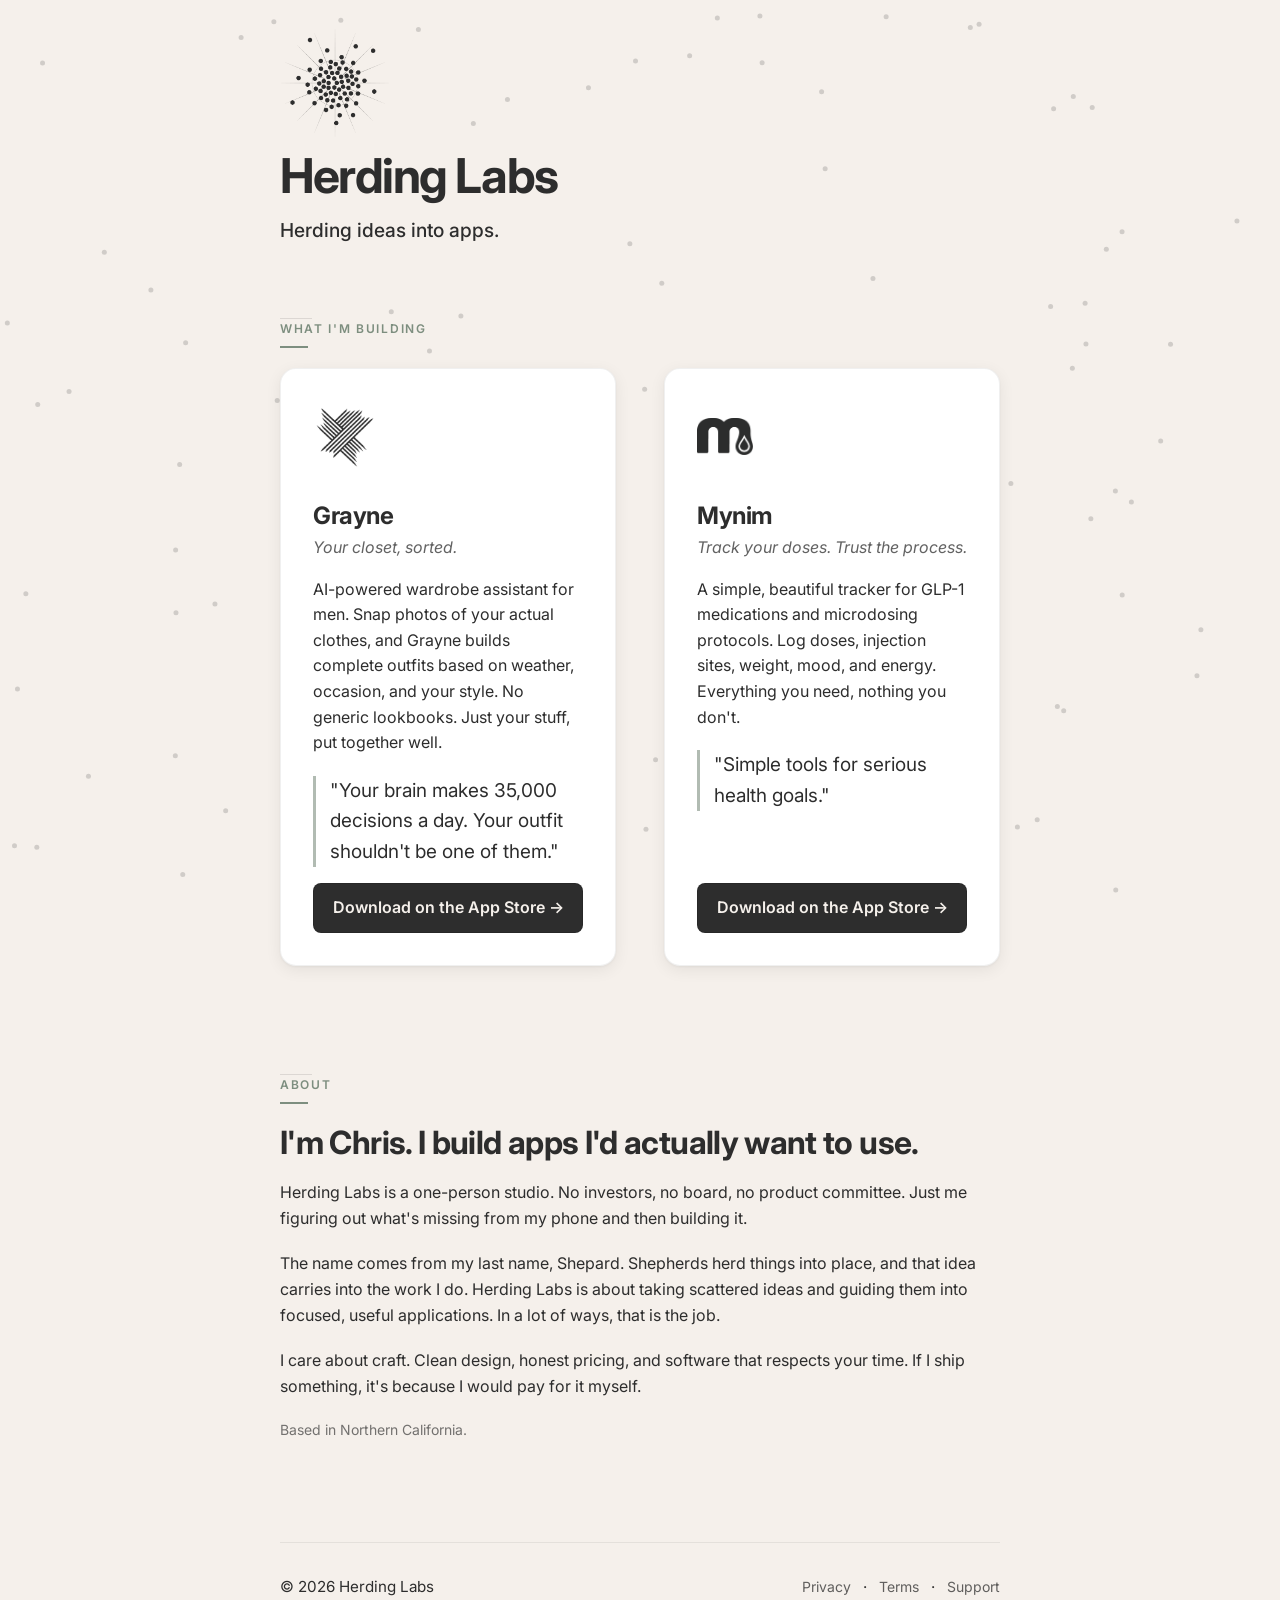
<file: index.html>
<!doctype html>
<html lang="en">
<head>
  <meta charset="UTF-8">
  <meta name="viewport" content="width=device-width, initial-scale=1.0">
  <title>Herding Labs</title>
  <link rel="icon" type="image/x-icon" href="favicon.ico">
  <link rel="apple-touch-icon" href="assets/apple-touch-icon.png">
  <link rel="preconnect" href="https://fonts.googleapis.com">
  <link rel="preconnect" href="https://fonts.gstatic.com" crossorigin>
  <link href="https://fonts.googleapis.com/css2?family=Inter:ital,wght@0,400;0,500;0,600;1,400&family=Source+Serif+4:opsz,wght@8..60,400&display=swap" rel="stylesheet">
  <link rel="stylesheet" href="css/style.css?v=5">
</head>
<body>
  <canvas id="dots-bg" aria-hidden="true"></canvas>
  <main class="site container">
    <header class="hero reveal">
      <img class="hero-logo" src="assets/hl-icon.png" alt="Herding Labs logo">
      <h1>Herding Labs</h1>
      <p>Herding ideas into apps.</p>
    </header>

    <section class="reveal">
      <p class="section-label">WHAT I'M BUILDING</p>
      <div class="apps-grid">
        <article class="app-card">
          <div class="app-card-content">
            <div class="icon-wrap"><a href="https://grayne.app" target="_blank" rel="noopener"><img class="app-icon grayne-icon" src="assets/grayne-icon.png" alt="Grayne icon"></a></div>
            <h2><a href="https://grayne.app" target="_blank" rel="noopener" style="color:inherit;text-decoration:none;">Grayne</a></h2>
            <p class="tagline">Your closet, sorted.</p>
            <p class="app-body">AI-powered wardrobe assistant for men. Snap photos of your actual clothes, and Grayne builds complete outfits based on weather, occasion, and your style. No generic lookbooks. Just your stuff, put together well.</p>
            <blockquote class="pull-quote">"Your brain makes 35,000 decisions a day. Your outfit shouldn't be one of them."</blockquote>
          </div>
          <a class="button" href="https://apps.apple.com/us/app/grayne-ai-wardrobe-for-men/id6758533844" target="_blank" rel="noopener">Download on the App Store &rarr;</a>
        </article>

        <article class="app-card">
          <div class="app-card-content">
            <div class="icon-wrap"><a href="/mynim/" target="_blank" rel="noopener"><img class="app-icon mynim-icon" src="assets/mynim-icon.png" alt="Mynim icon"></a></div>
            <h2><a href="/mynim/" target="_blank" rel="noopener" style="color:inherit;text-decoration:none;">Mynim</a></h2>
            <p class="tagline">Track your doses. Trust the process.</p>
            <p class="app-body">A simple, beautiful tracker for GLP-1 medications and microdosing protocols. Log doses, injection sites, weight, mood, and energy. Everything you need, nothing you don't.</p>
            <blockquote class="pull-quote">"Simple tools for serious health goals."</blockquote>
          </div>
          <a class="button" href="https://apps.apple.com/us/app/mynim-glp-1-microdose-tracker/id6760589600" target="_blank" rel="noopener">Download on the App Store &rarr;</a>
        </article>
      </div>
    </section>

    <section class="about reveal">
      <p class="section-label">ABOUT</p>
      <h2>I'm Chris. I build apps I'd actually want to use.</h2>
      <p>Herding Labs is a one-person studio. No investors, no board, no product committee. Just me figuring out what's missing from my phone and then building it.</p>
      <p>The name comes from my last name, Shepard. Shepherds herd things into place, and that idea carries into the work I do. Herding Labs is about taking scattered ideas and guiding them into focused, useful applications. In a lot of ways, that is the job.</p>
      <p>I care about craft. Clean design, honest pricing, and software that respects your time. If I ship something, it's because I would pay for it myself.</p>
      <p class="about-aside">Based in Northern California.</p>
    </section>

    <footer class="site-footer reveal">
      <span>&copy; 2026 Herding Labs</span>
      <nav class="footer-links" aria-label="Footer">
        <a href="privacy.html">Privacy</a>
        <span>&middot;</span>
        <a href="terms.html">Terms</a>
        <span>&middot;</span>
        <a href="support.html">Support</a>
      </nav>
    </footer>
  </main>

  <script>
    const observer = new IntersectionObserver((entries) => {
      entries.forEach((entry) => {
        if (entry.isIntersecting) {
          entry.target.classList.add('visible');
          observer.unobserve(entry.target);
        }
      });
    }, { threshold: 0.18 });

    document.querySelectorAll('.reveal').forEach((el) => observer.observe(el));
  </script>
  <script src="js/dots.js"></script>
</body>
</html>
</file>
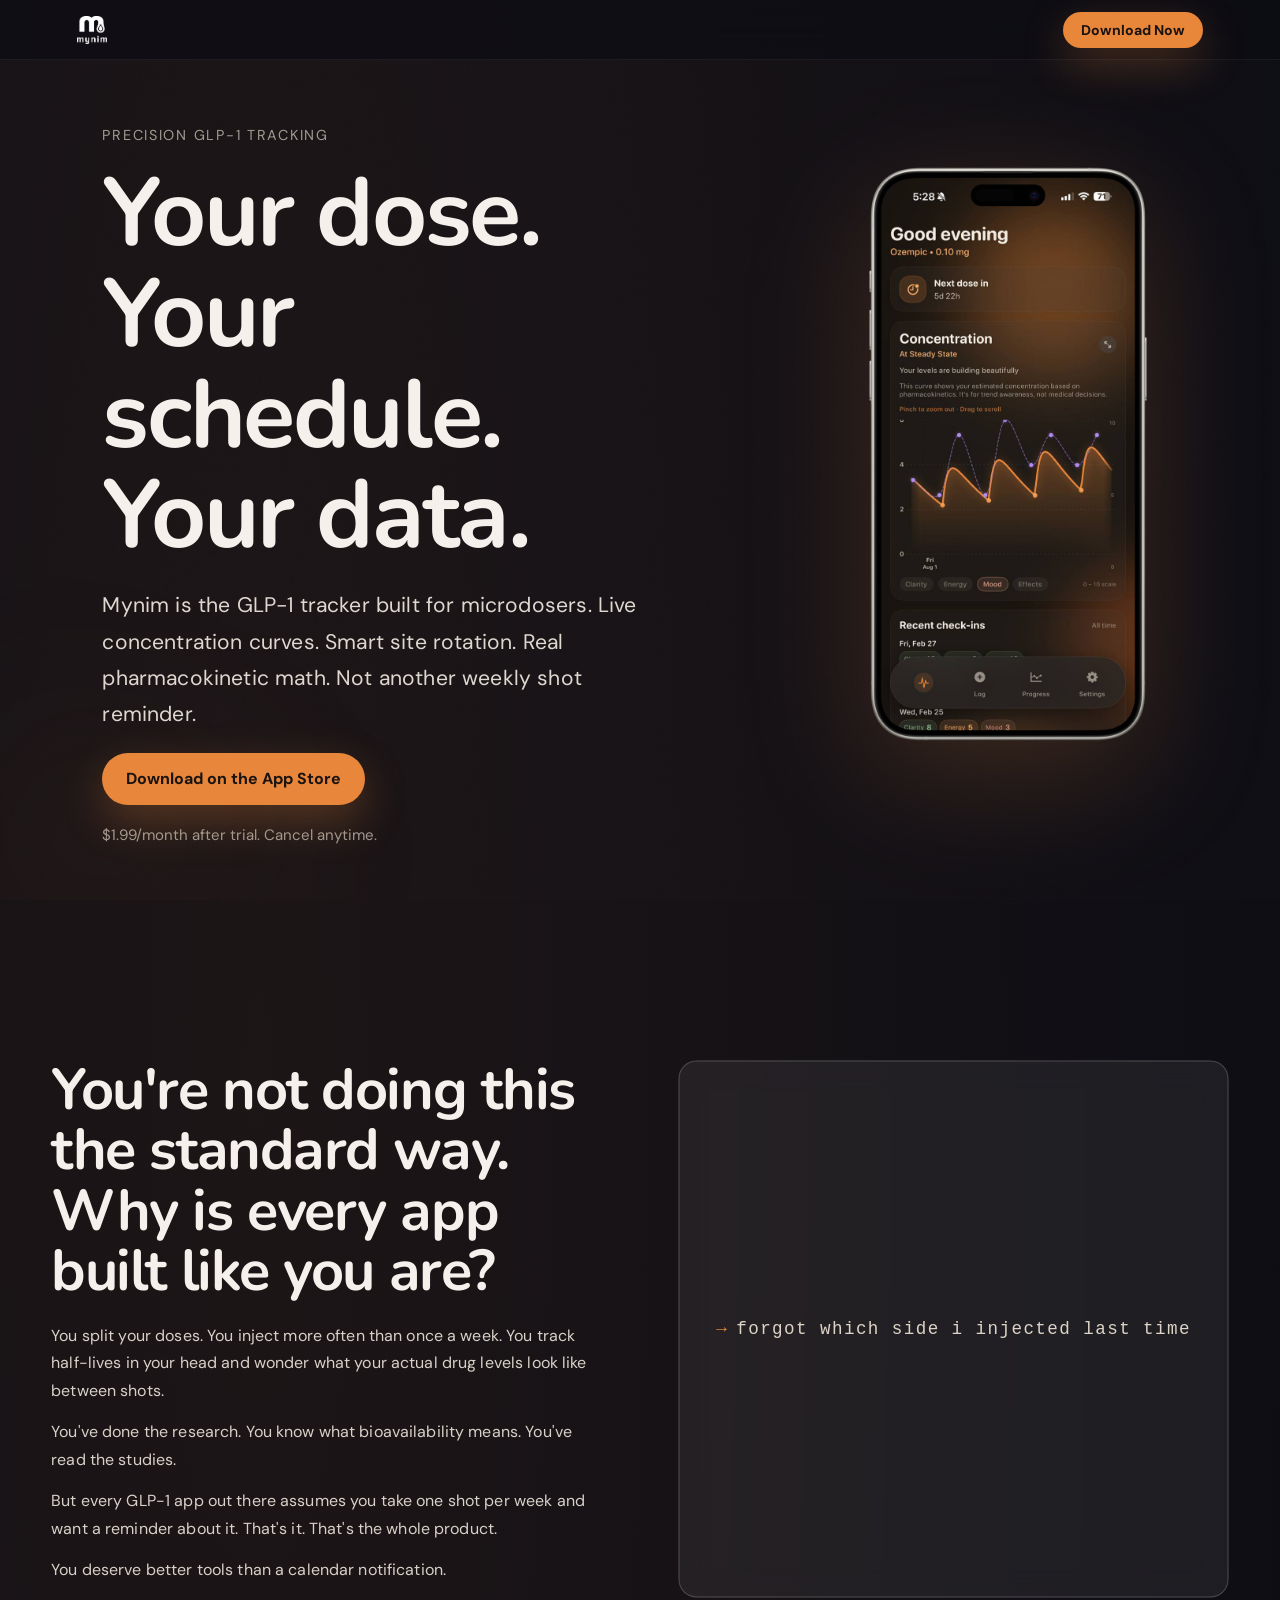
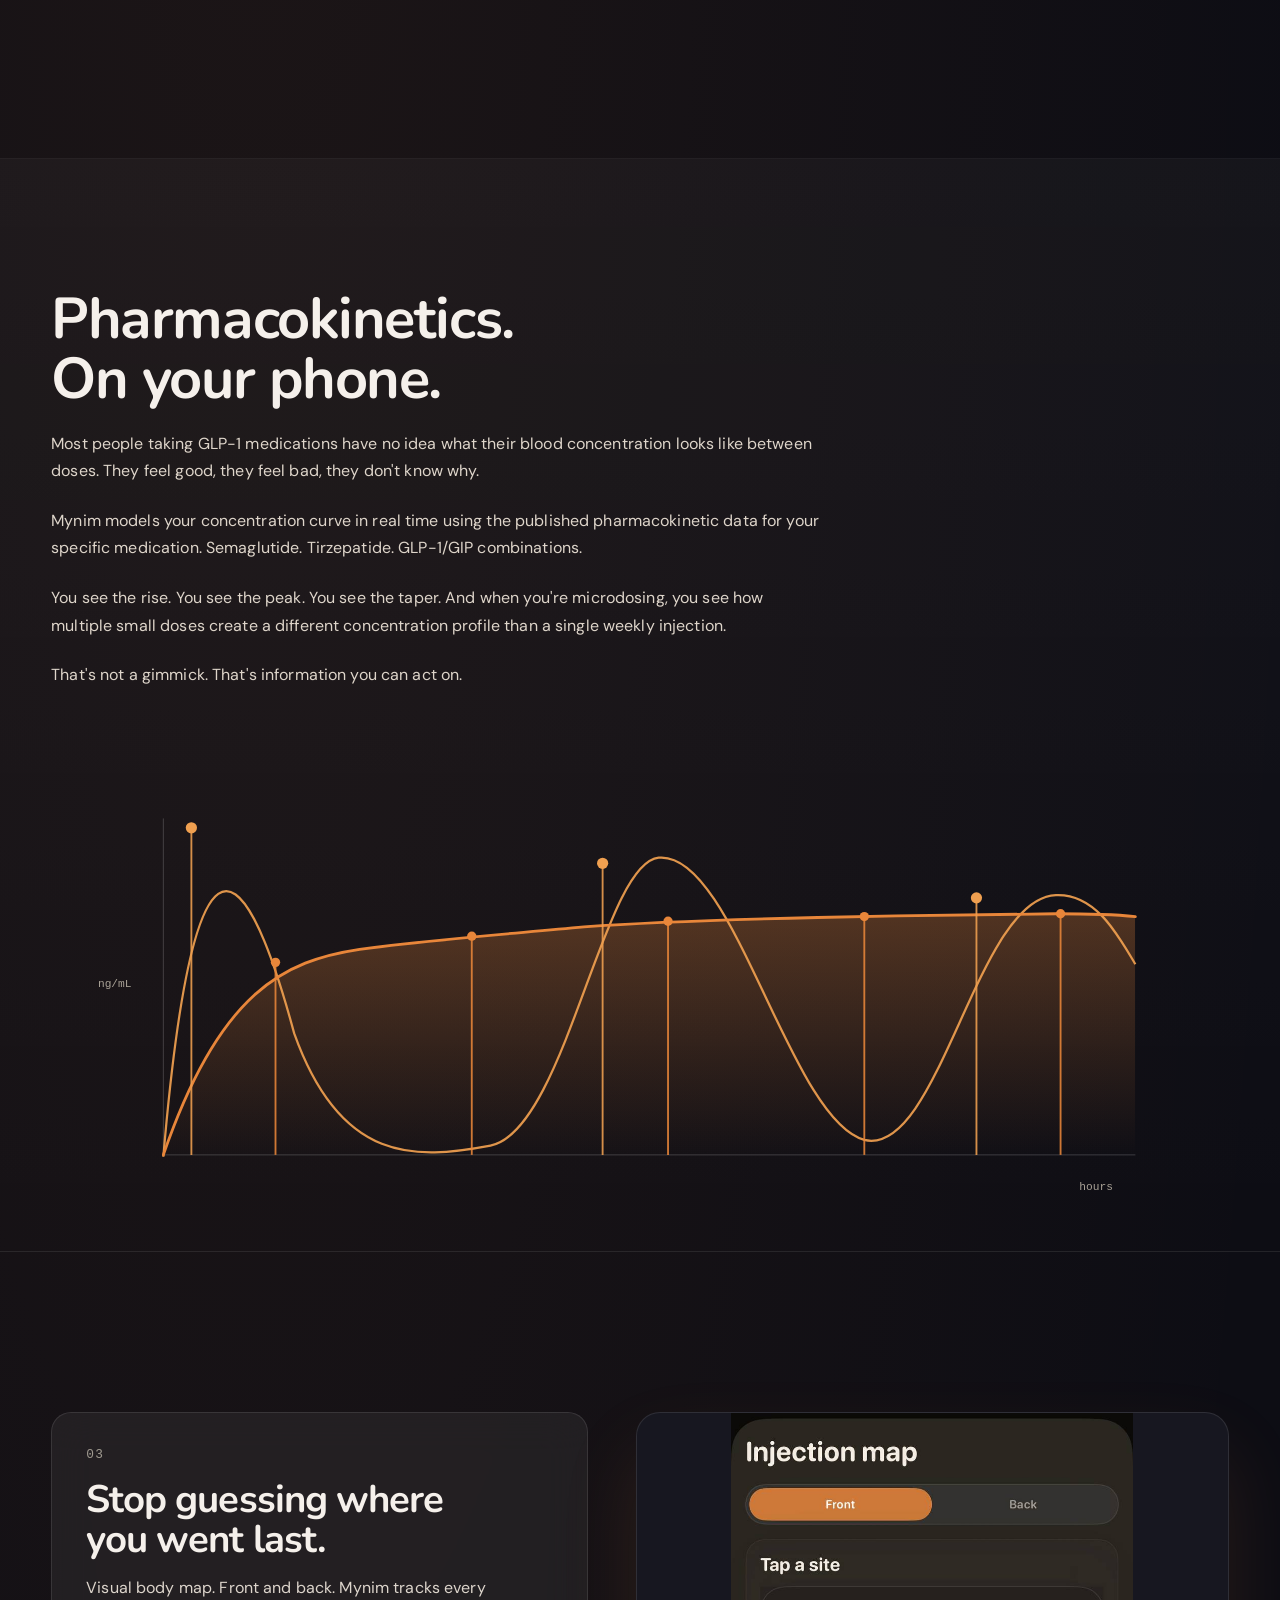
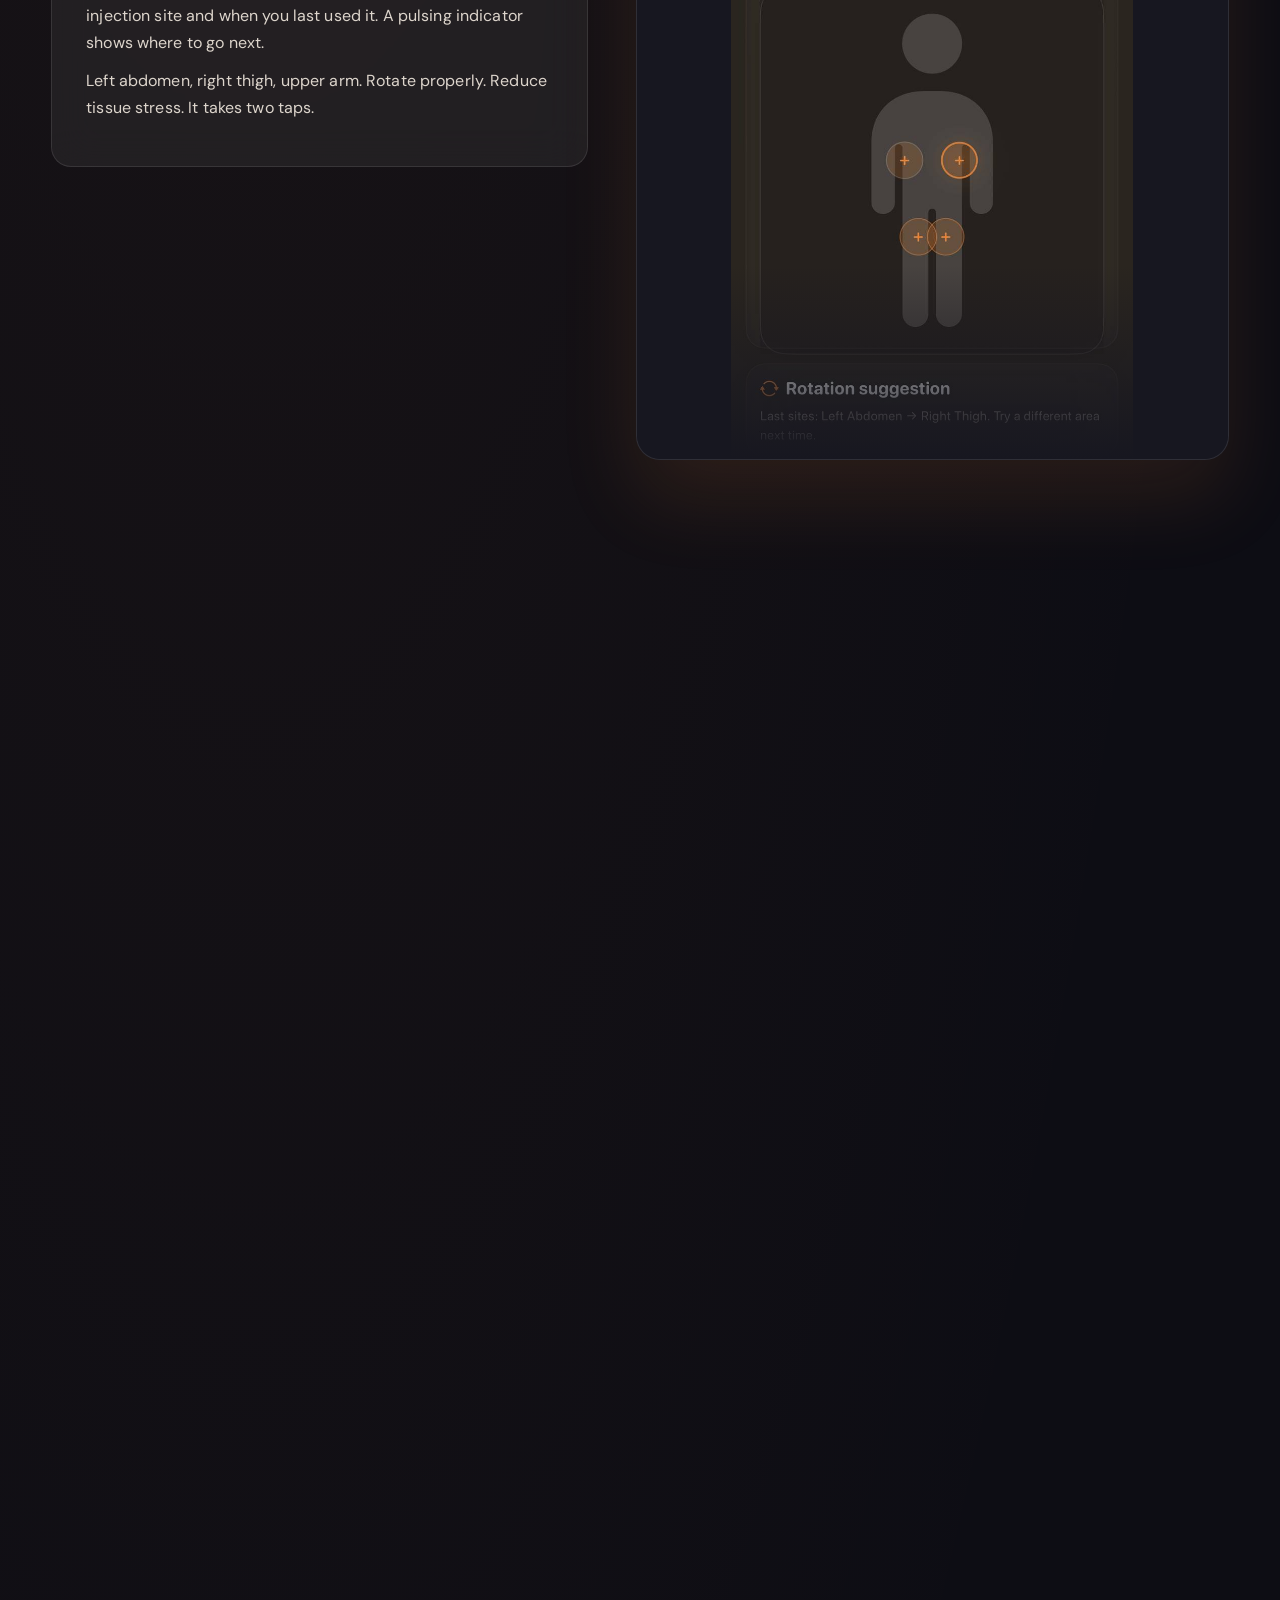
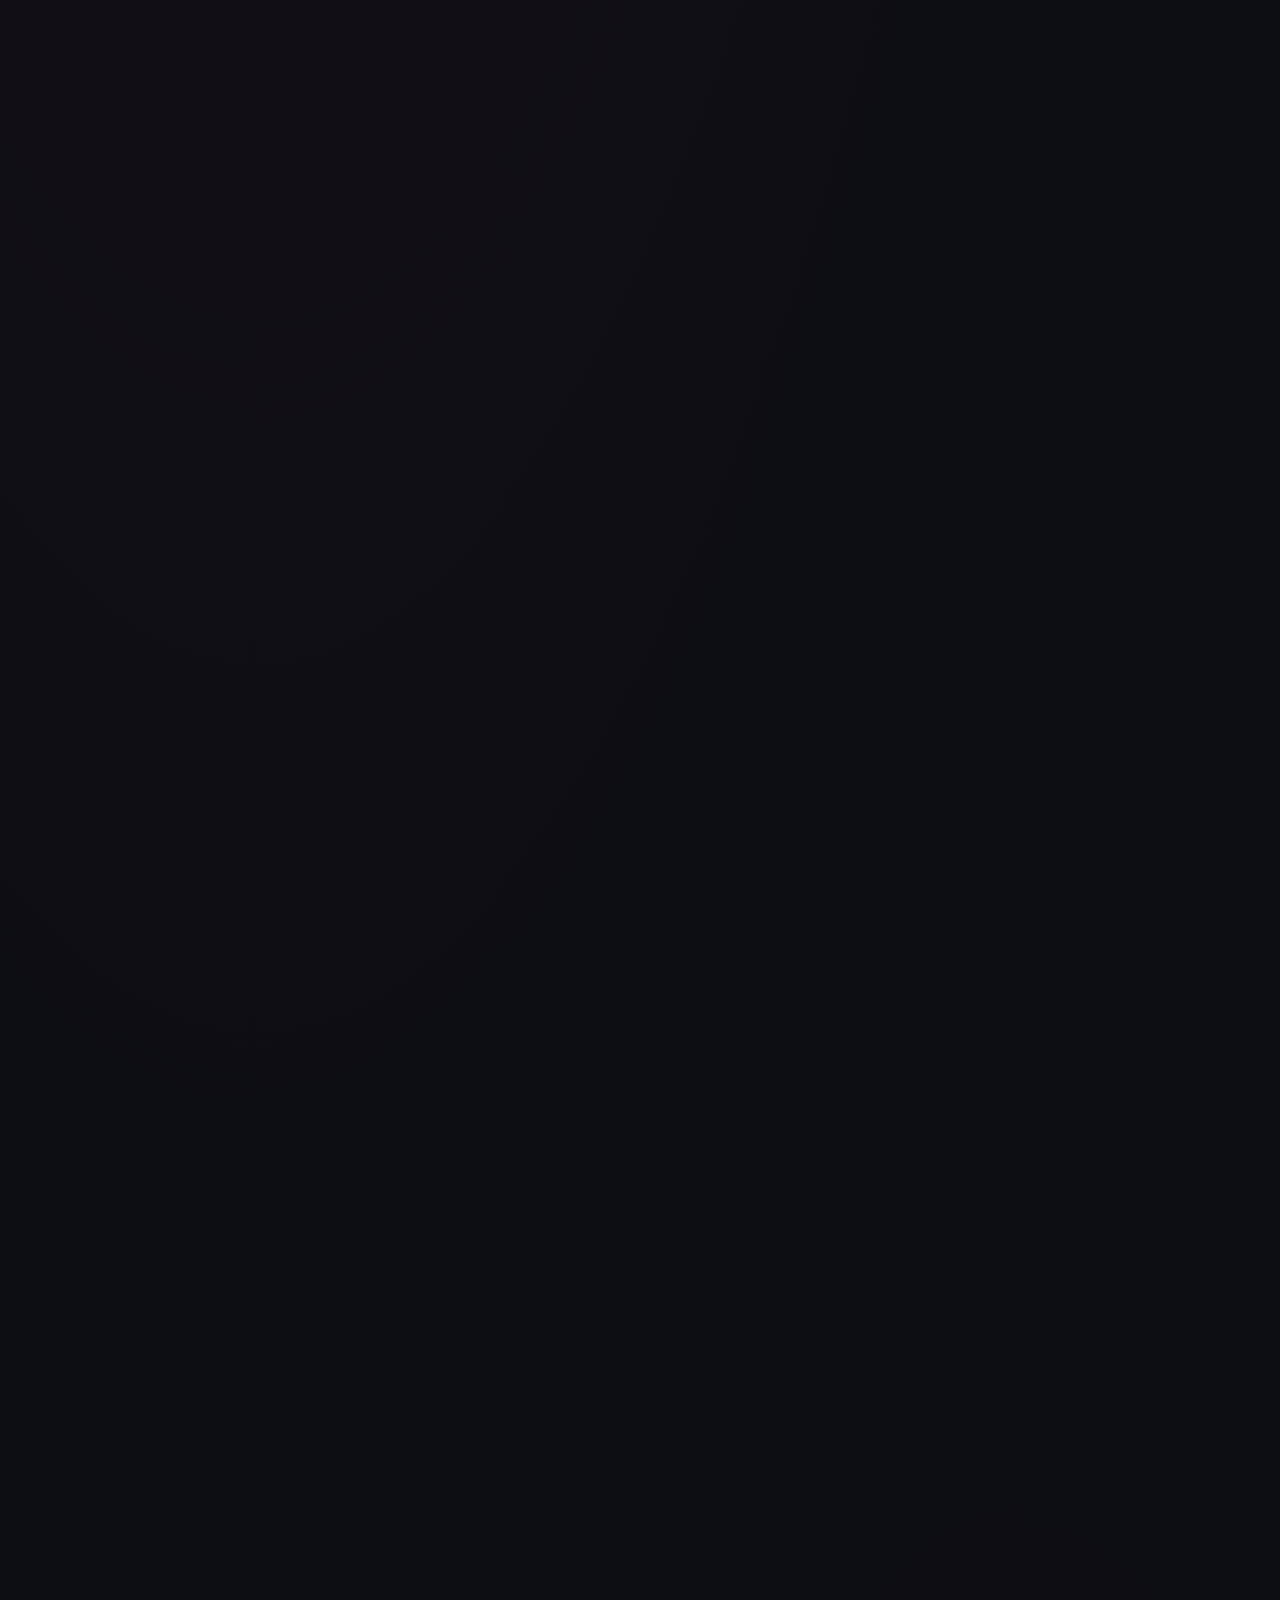
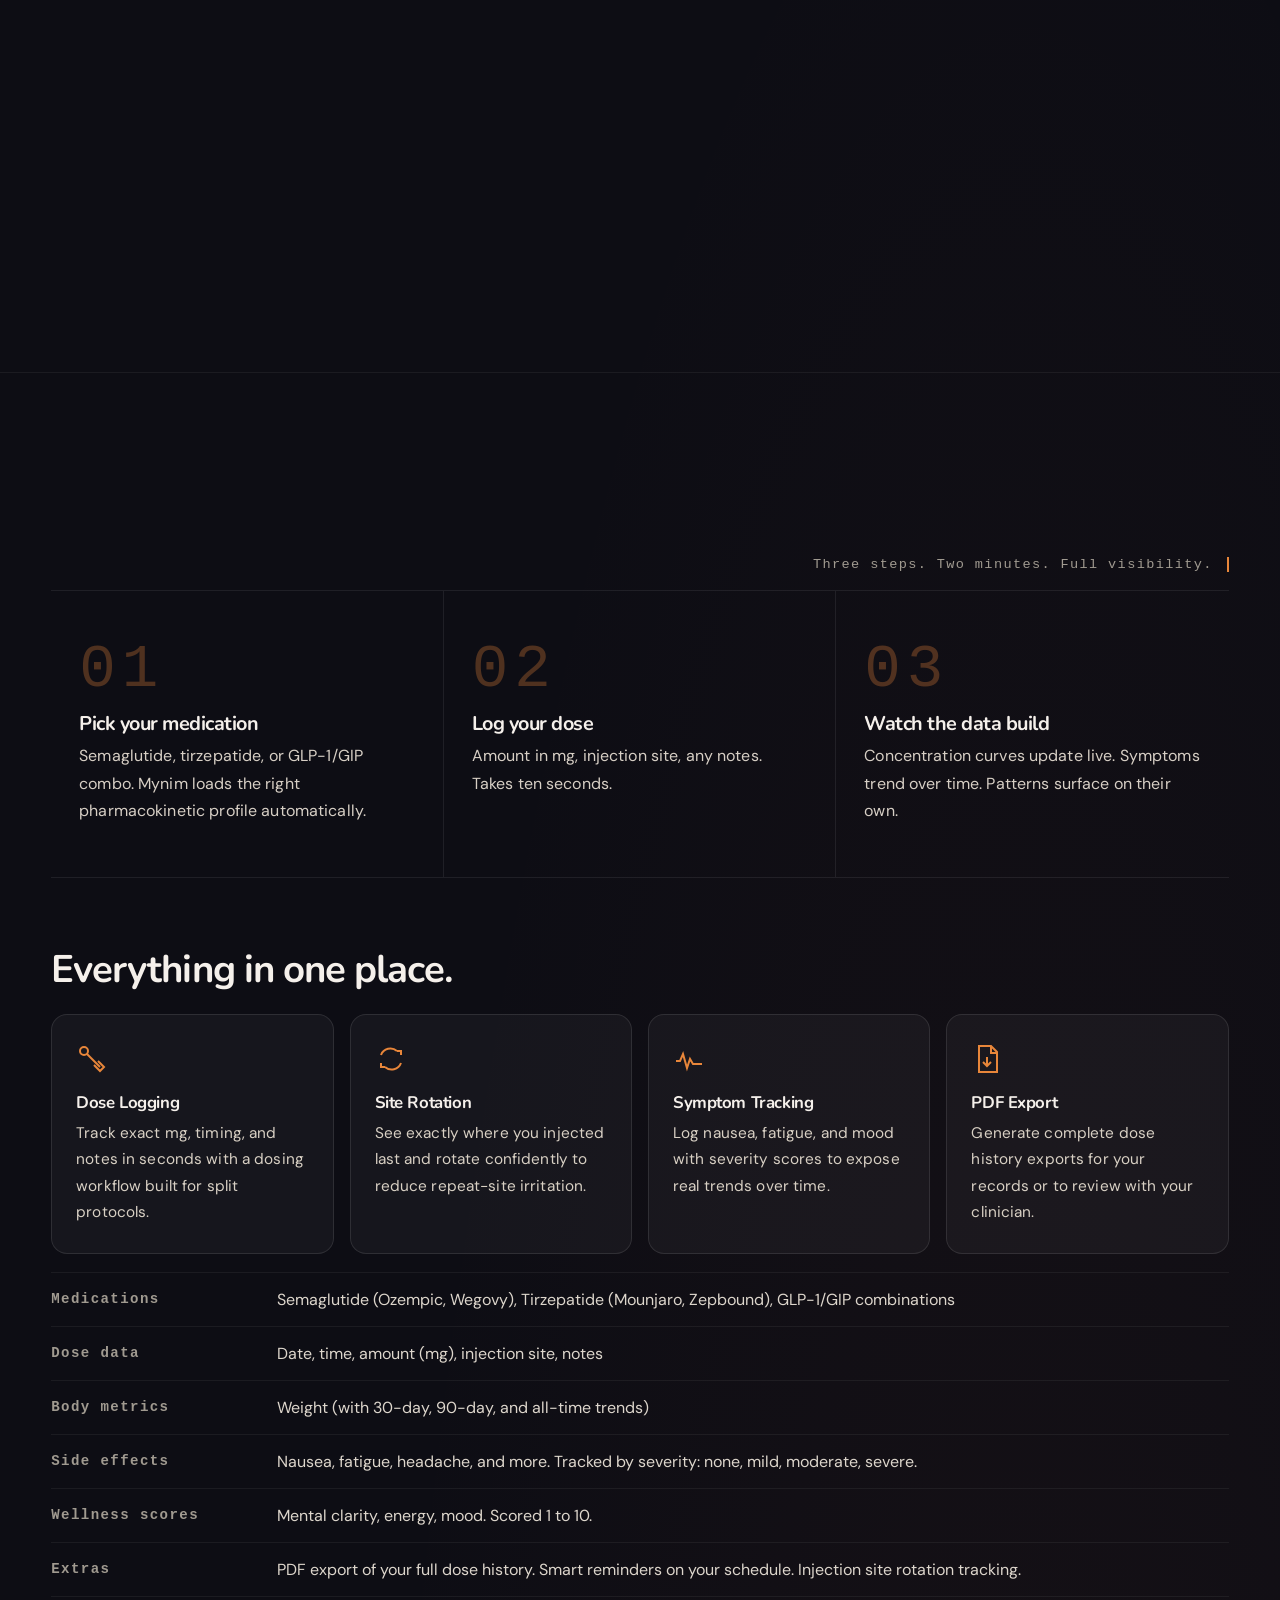
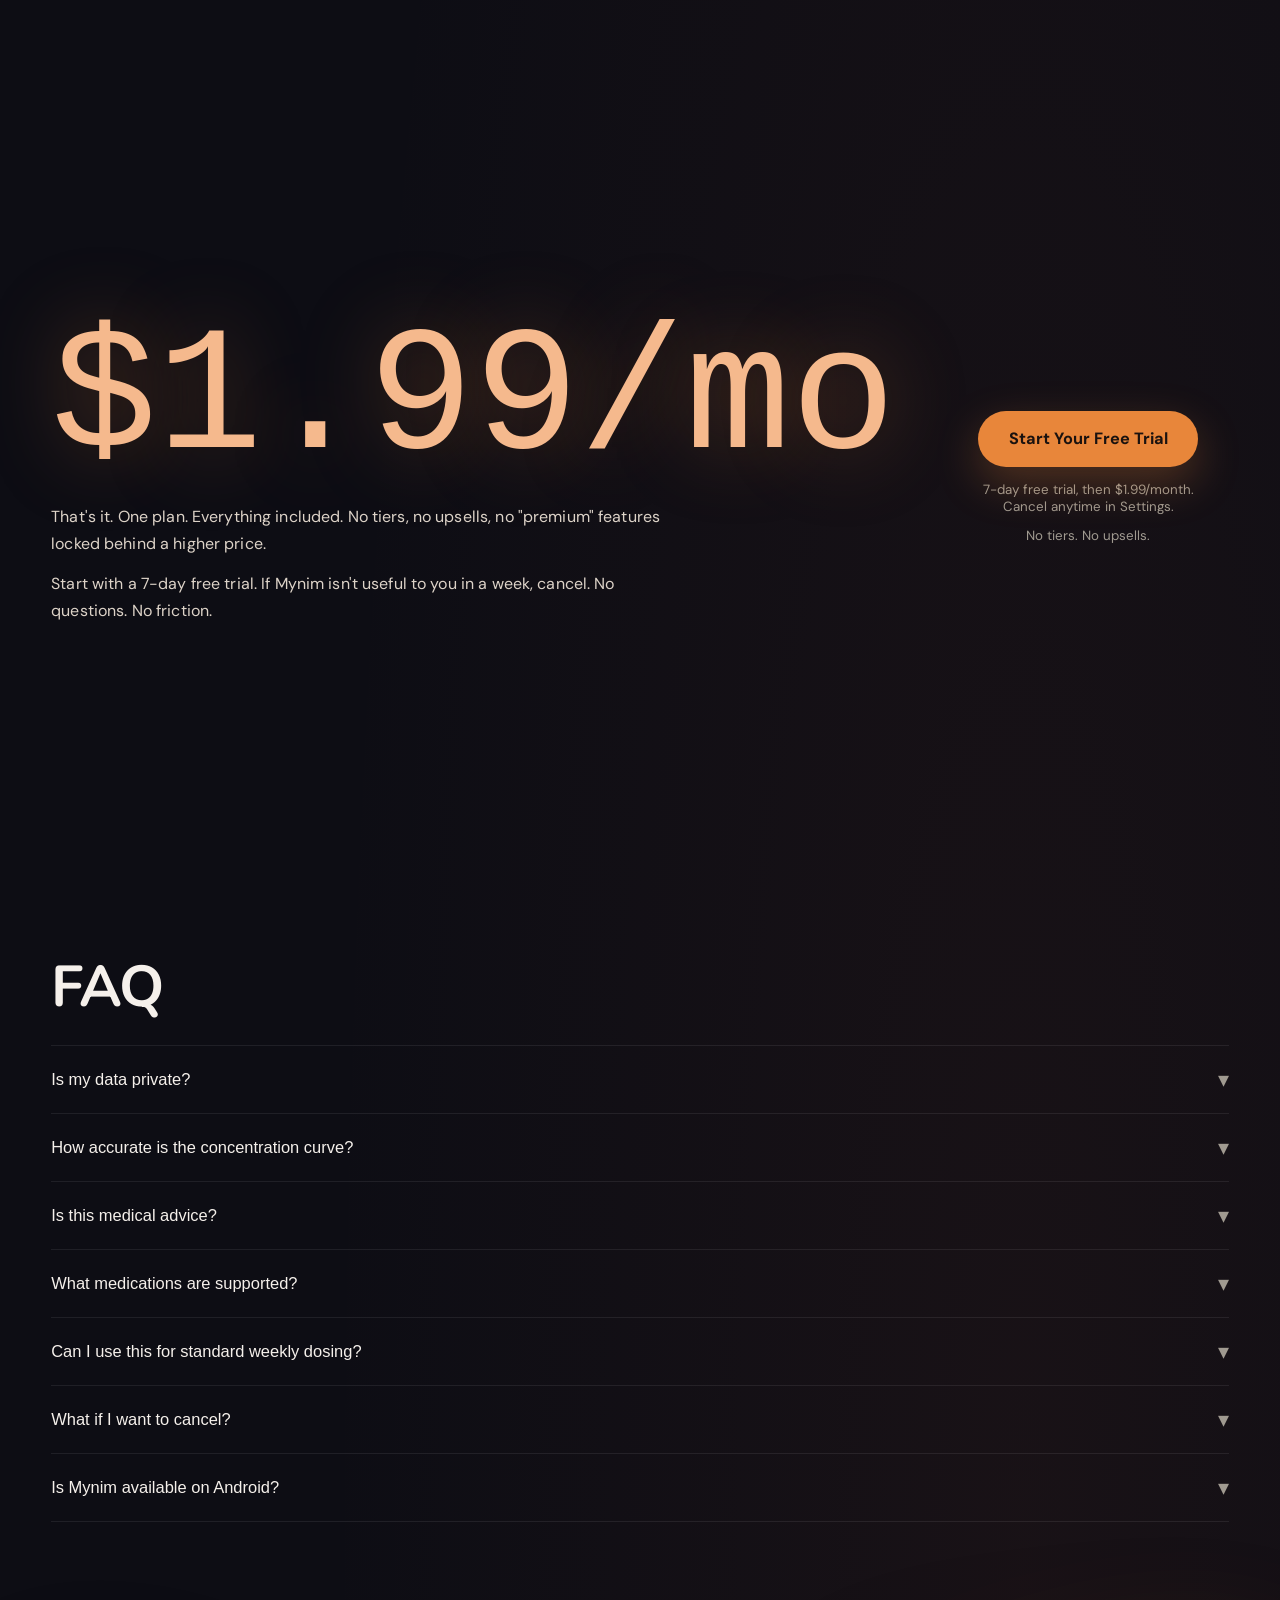
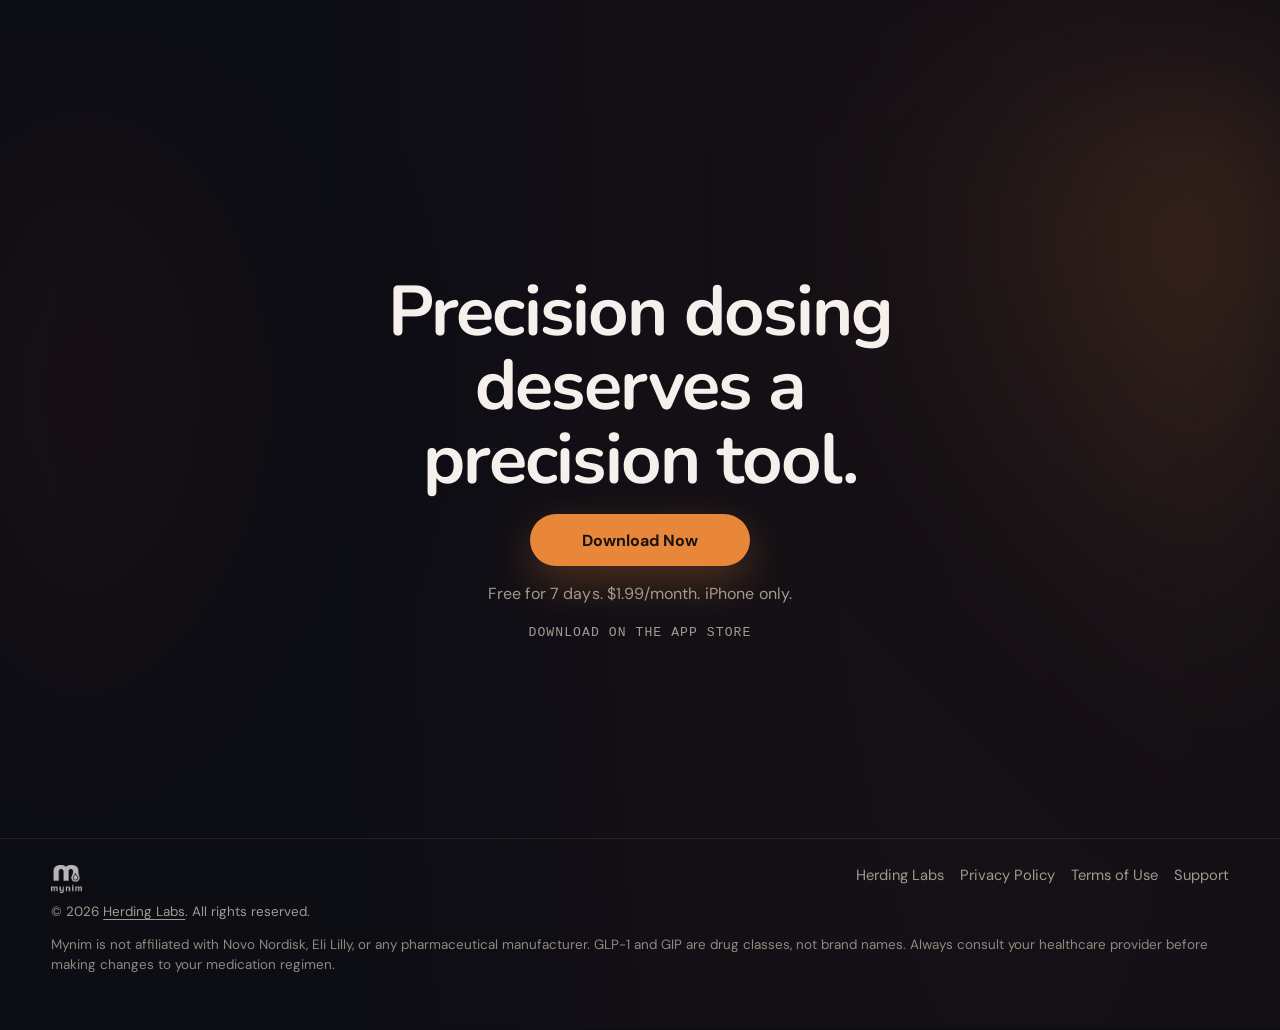
<file: mynim/index.html>
<!doctype html>
<html lang="en">
<head>
  <meta charset="UTF-8" />
  <meta name="viewport" content="width=device-width, initial-scale=1.0" />
  <title>Mynim</title>
  <link rel="preconnect" href="https://fonts.googleapis.com" />
  <link rel="preconnect" href="https://fonts.gstatic.com" crossorigin />
  <link href="https://fonts.googleapis.com/css2?family=Nunito:wght@700;800;900&family=DM+Sans:wght@400;500;700&display=swap" rel="stylesheet" />
  <link rel="icon" href="./assets/favicon.ico?v=2" sizes="any" />
  <link rel="icon" type="image/png" sizes="32x32" href="./assets/favicon-32.png?v=2" />
  <link rel="apple-touch-icon" sizes="180x180" href="./assets/apple-touch-icon.png?v=2" />
  <script>document.documentElement.classList.add('js');</script>
  <style>
    :root {
      --bg: #0D0D14;
      --orange: #E8863A;
      --amber: #F0A050;
      --coral: #D4603A;
      --text: #F5F0EB;
      --muted: #A09A90;
      --glass: rgba(255, 255, 255, 0.06);
      --glass-border: rgba(255, 255, 255, 0.10);
      --line: rgba(255, 255, 255, 0.08);
      --section-pad: clamp(120px, 14vw, 160px);
      --container: min(1280px, 92vw);
      --radius: 20px;
    }

    * { box-sizing: border-box; }

    html, body {
      margin: 0;
      background:
        radial-gradient(ellipse 140% 80% at 20% 10%, rgba(232,134,58,0.07) 0%, transparent 60%),
        radial-gradient(ellipse 100% 60% at 80% 90%, rgba(212,96,58,0.06) 0%, transparent 55%),
        #0D0D14;
      color: var(--text);
      font-family: "DM Sans", "Inter", -apple-system, BlinkMacSystemFont, "Segoe UI", sans-serif;
      scroll-behavior: smooth;
    }

    body { overflow-x: hidden; }

    #grainCanvas {
      position: fixed;
      inset: 0;
      pointer-events: none;
      z-index: 2;
      opacity: 0.018;
      mix-blend-mode: screen;
    }

    h1, h2, h3, h4 {
      margin: 0;
      font-family: "Nunito", sans-serif;
      line-height: 1.05;
      letter-spacing: -0.025em;
    }

    p { margin: 0; line-height: 1.72; letter-spacing: 0.008em; }

    a { color: inherit; text-decoration: none; }

    .mono {
      font-family: "JetBrains Mono", "SFMono-Regular", Menlo, Monaco, Consolas, monospace;
      letter-spacing: 0.10em;
    }

    .container {
      width: var(--container);
      margin: 0 auto;
    }

    .section {
      position: relative;
      padding: var(--section-pad) 0;
    }

    .blob-canvas {
      position: absolute;
      inset: 0;
      width: 100%;
      height: 100%;
      pointer-events: none;
      z-index: 0;
      filter: blur(80px);
      opacity: 0.85;
    }

    .fade-up {
      opacity: 1;
      transform: none;
    }

    .js .fade-up {
      opacity: 0;
      transform: translateY(24px);
      transition: opacity 700ms ease, transform 700ms ease;
    }

    .js .fade-up.in {
      opacity: 1;
      transform: translateY(0);
    }

    .hero {
      min-height: 100vh;
      max-height: 100vh;
      display: grid;
      grid-template-columns: 1.15fr 0.85fr;
      align-items: stretch;
      position: relative;
      isolation: isolate;
      overflow: hidden;
      padding: 0;
    }

    .hero-content {
      position: relative;
      z-index: 1;
      padding: max(12vh, 96px) 6vw 64px 8vw;
      display: flex;
      flex-direction: column;
      justify-content: center;
      gap: 20px;
    }

    .eyebrow {
      color: var(--muted);
      font-size: 0.9rem;
      text-transform: uppercase;
      letter-spacing: 0.12em;
    }

    .hero h1 {
      font-size: clamp(2.6rem, 7.6vw, 6rem);
      max-width: 12ch;
    }

    .hero p {
      max-width: 60ch;
      color: #ded8d1;
      font-size: clamp(1.04rem, 2vw, 1.32rem);
    }

    .cta {
      display: inline-flex;
      align-items: center;
      justify-content: center;
      min-height: 52px;
      padding: 0.8rem 1.5rem;
      border-radius: 999px;
      background: var(--orange);
      color: #1a120f;
      font-weight: 700;
      position: relative;
      overflow: hidden;
      transition: transform 220ms ease, box-shadow 220ms ease, background 220ms ease;
      box-shadow: 0 16px 44px rgba(232, 134, 58, 0.28);
    }

    .cta::after {
      content: "";
      position: absolute;
      inset: 0;
      background: linear-gradient(105deg, transparent 40%, rgba(255,255,255,0.18) 50%, transparent 60%);
      transform: translateX(-100%);
      transition: transform 500ms ease;
    }

    .cta:hover,
    .cta:focus-visible {
      transform: scale(1.02);
      box-shadow: 0 24px 56px rgba(232, 134, 58, 0.42);
      background: var(--amber);
    }

    .cta:hover::after,
    .cta:focus-visible::after {
      transform: translateX(100%);
    }

    .hero-meta {
      color: var(--muted);
      font-size: 0.94rem;
    }

    .hero-right {
      position: relative;
      min-height: 100%;
      display: flex;
      align-items: center;
      justify-content: center;
      overflow: hidden;
      padding: 40px 0;
    }

    .hero-phone {
      display: block;
      height: min(68vh, 600px);
      width: auto;
      object-fit: contain;
      filter: drop-shadow(0 32px 60px rgba(232, 134, 58, 0.20));
    }

    .hero-bottom {
      position: absolute;
      z-index: 1;
      left: 0;
      right: 0;
      bottom: 0;
      display: flex;
      justify-content: flex-end;
      align-items: center;
      border-top: 1px solid rgba(255, 255, 255, 0.06);
      padding: 12px 6vw;
      color: var(--muted);
      font-size: 0.84rem;
    }

    .problem {
      display: grid;
      grid-template-columns: 1fr 1fr;
      gap: clamp(30px, 6vw, 90px);
      align-items: stretch;
    }

    .problem-copy h2,
    .curve-copy h2,
    .map-copy h2,
    .rail-intro h2,
    .pricing-copy h2,
    .faq h2,
    .footer-cta h2 {
      font-size: clamp(2rem, 5.4vw, 3.6rem);
      margin-bottom: 20px;
      max-width: 15ch;
    }

    .problem-copy p {
      margin-bottom: 14px;
      max-width: 60ch;
      color: #d8d1c9;
    }

    .ticker {
      border: 1px solid var(--glass-border);
      background: rgba(255, 255, 255, 0.04);
      border-radius: var(--radius);
      min-height: 380px;
      position: relative;
      display: grid;
      place-items: center;
      padding: 28px;
      text-align: center;
      backdrop-filter: blur(16px);
    }

    .ticker-card {
      width: min(560px, 100%);
      min-height: 380px;
      border-radius: 16px;
      border: 1px solid rgba(255,255,255,0.10);
      background: rgba(255,255,255,0.03);
      position: absolute;
      inset: 0;
      margin: auto;
      display: grid;
      place-items: center;
      padding: 32px 24px;
      opacity: 0;
      transition: opacity 500ms ease;
    }

    .ticker-card.active {
      opacity: 1;
    }

    .ticker-card p {
      color: #ddd3c6;
      font-size: 1.1rem;
      line-height: 1.72;
      letter-spacing: 0.08em;
      text-transform: lowercase;
    }

    .ticker-card .arrow {
      color: var(--orange);
      margin-right: 8px;
    }

    .curve-wrap {
      min-height: 100vh;
      background: linear-gradient(180deg, rgba(255,255,255,0.03), rgba(255,255,255,0));
      border-top: 1px solid rgba(255,255,255,0.06);
      border-bottom: 1px solid rgba(255,255,255,0.06);
    }

    .curve-copy {
      width: var(--container);
      margin: 0 auto;
      padding: 130px 0 42px;
    }

    .curve-copy p {
      color: #ded5ca;
      max-width: 70ch;
      margin-bottom: 22px;
      line-height: 1.72;
    }

    .curve-controls {
      width: var(--container);
      margin: 0 auto 16px;
      display: flex;
      justify-content: center;
      gap: 10px;
      flex-wrap: wrap;
    }

    .curve-toggle {
      border: 1px solid rgba(255,255,255,0.24);
      color: #d7d0c6;
      background: transparent;
      border-radius: 999px;
      padding: 10px 18px;
      font-family: "JetBrains Mono", "SFMono-Regular", monospace;
      letter-spacing: 0.10em;
      text-transform: uppercase;
      font-size: 0.74rem;
      cursor: pointer;
      transition: background 220ms ease, color 220ms ease, border-color 220ms ease;
    }

    .curve-toggle.active {
      background: var(--orange);
      border-color: rgba(232, 134, 58, 0.9);
      color: #1a120f;
    }

    .chart-shell {
      overflow-x: auto;
      padding-bottom: 12px;
    }

    .chart-shell svg {
      display: block;
      width: 100%;
      min-width: 980px;
      height: clamp(340px, 54vh, 620px);
    }

    .axis-label {
      fill: #a9a296;
      font-size: 12px;
      font-family: "JetBrains Mono", "SFMono-Regular", monospace;
    }

    #curveMain,
    #curveWeekly,
    .micro-fill,
    .dose-line,
    .dose-dot,
    .marker-set {
      opacity: 0;
      transition: opacity 600ms ease;
    }

    .curve-live #curveMain,
    .curve-live #curveWeekly,
    .curve-live .micro-fill,
    .curve-live .dose-line,
    .curve-live .dose-dot,
    .curve-live .marker-set {
      opacity: 1;
    }

    #curveSection.curve-live.mode-micro #curveWeekly,
    #curveSection.curve-live.mode-micro .weekly-markers {
      opacity: 0;
    }

    #curveSection.curve-live.mode-weekly #curveMain,
    #curveSection.curve-live.mode-weekly .micro-fill,
    #curveSection.curve-live.mode-weekly .micro-markers {
      opacity: 0;
    }

    #curveMain {
      stroke: var(--orange);
      stroke-width: 3;
      fill: none;
      stroke-linecap: round;
    }

    #curveWeekly {
      stroke: #f0a050;
      stroke-opacity: 0.92;
      stroke-width: 2.4;
      stroke-dasharray: 12 11;
      fill: none;
    }

    .dose-line {
      stroke-opacity: 0.88;
      stroke-width: 2;
    }

    .dose-dot { fill: #f9b37d; }

    .micro-markers .dose-line { stroke: var(--orange); }
    .micro-markers .dose-dot { fill: var(--orange); }
    .weekly-markers .dose-line { stroke: #f0a050; }
    .weekly-markers .dose-dot { fill: #f0a050; }

    .chart-legend {
      width: var(--container);
      margin: 4px auto 0;
      display: flex;
      justify-content: center;
      gap: 20px;
      flex-wrap: wrap;
      color: #d9d2c8;
      font-size: 0.86rem;
      letter-spacing: 0.06em;
      text-transform: uppercase;
    }

    .legend-item {
      display: inline-flex;
      align-items: center;
      gap: 10px;
    }

    .legend-line {
      width: 28px;
      height: 2px;
      display: inline-block;
      border-radius: 3px;
      background: var(--orange);
    }

    .legend-line.weekly {
      background: transparent;
      border-top: 2px dashed #f0a050;
    }

    .chart-note {
      text-align: center;
      color: var(--muted);
      font-size: 0.92rem;
      padding: 10px 14px 22px;
    }

    .feature-scroller {
      display: grid;
      grid-template-columns: 0.95fr 1.05fr;
      gap: clamp(24px, 4vw, 48px);
      align-items: start;
    }

    .feature-mobile {
      display: none;
    }

    .feature-panel {
      position: sticky;
      top: 72px;
      padding: 34px;
      border: 1px solid var(--glass-border);
      border-radius: var(--radius);
      background: var(--glass);
      backdrop-filter: blur(20px);
      min-height: 320px;
      align-self: start;
    }

    .feature-index {
      color: var(--muted);
      font-size: 0.8rem;
      margin-bottom: 18px;
    }

    .feature-panel h3 {
      font-size: clamp(1.8rem, 3vw, 2.6rem);
      margin-bottom: 14px;
      max-width: 16ch;
    }

    .feature-panel p {
      color: #ddd5cc;
      max-width: 52ch;
      margin-bottom: 10px;
    }

    .feature-right {
      position: relative;
    }

    .shot-frame {
      position: sticky;
      top: 72px;
      height: min(72vh, 720px);
      border: 1px solid var(--glass-border);
      border-radius: 24px;
      overflow: hidden;
      background: #171720;
      box-shadow: 0 40px 80px rgba(232, 134, 58, 0.12);
    }

    .shot-frame::after {
      content: "";
      position: absolute;
      left: 0;
      right: 0;
      bottom: 0;
      height: 30%;
      background: linear-gradient(to bottom, transparent 0%, #171720 100%);
      pointer-events: none;
      z-index: 2;
      border-radius: 0 0 24px 24px;
    }

    .shot-frame img {
      position: absolute;
      inset: 0;
      width: 100%;
      height: 100%;
      object-fit: contain;
      object-position: top center;
      opacity: 0;
      transition: opacity 300ms ease;
    }

    .shot-frame img.active {
      opacity: 1;
    }

    .feature-step {
      height: 82vh;
      min-height: 560px;
    }

    .feature-mobile-card {
      border: 1px solid var(--glass-border);
      border-radius: 22px;
      background: var(--glass);
      backdrop-filter: blur(20px);
      overflow: hidden;
      margin-bottom: 22px;
    }

    .feature-mobile-card img {
      display: block;
      width: 100%;
      aspect-ratio: 4 / 3;
      object-fit: cover;
    }

    .feature-mobile-copy {
      padding: 22px 20px 24px;
    }

    .feature-mobile-copy .feature-index {
      margin-bottom: 12px;
    }

    .feature-mobile-copy h3 {
      font-size: clamp(1.5rem, 6vw, 2.1rem);
      margin-bottom: 12px;
    }

    .feature-mobile-copy p {
      color: #ddd5cc;
      margin-bottom: 10px;
    }

    .map-band {
      padding: 0;
    }

    .map-split {
      display: grid;
      grid-template-columns: 1fr 1fr;
      min-height: 82vh;
    }

    .map-img {
      min-height: 100%;
    }

    .map-img img {
      width: 100%;
      height: 100%;
      object-fit: cover;
      display: block;
    }

    .map-copy {
      display: flex;
      flex-direction: column;
      justify-content: center;
      padding: clamp(44px, 8vw, 100px);
    }

    .map-copy p {
      max-width: 60ch;
      margin-bottom: 14px;
      color: #ddd3c7;
    }

    .rail-wrap {
      min-height: 220vh;
      position: relative;
    }

    .rail-sticky {
      position: sticky;
      top: 0;
      min-height: 100vh;
      display: flex;
      flex-direction: column;
      justify-content: center;
      overflow: hidden;
    }

    .rail-intro {
      width: var(--container);
      margin: 0 auto 28px;
    }

    .rail-track {
      display: flex;
      gap: 24px;
      width: max-content;
      padding-left: max(4vw, calc((100vw - var(--container)) / 2));
      padding-right: 10vw;
      will-change: transform;
    }

    .rail-card {
      width: min(460px, 86vw);
      border: 1px solid var(--glass-border);
      border-radius: 22px;
      background: var(--glass);
      backdrop-filter: blur(20px);
      overflow: hidden;
    }

    .rail-card img {
      width: 100%;
      height: 260px;
      object-fit: cover;
      display: block;
    }

    .rail-card .txt {
      padding: 20px;
    }

    .rail-card h4 {
      font-size: 1.32rem;
      margin-bottom: 10px;
    }

    .rail-card p {
      color: #d8d1c8;
      font-size: 0.97rem;
    }

    .how {
      margin-top: 24px;
    }

    .how-top {
      text-align: right;
      color: var(--muted);
      font-size: 0.85rem;
      margin-bottom: 18px;
      border-right: 2px solid var(--orange);
      padding-right: 14px;
    }

    .how-grid {
      display: grid;
      grid-template-columns: repeat(3, 1fr);
      border-top: 1px solid var(--line);
      border-bottom: 1px solid var(--line);
    }

    .how-step {
      padding: 44px 28px 52px;
      border-right: 1px solid var(--line);
      position: relative;
    }

    .how-step:last-child { border-right: 0; }

    .how-num {
      font-size: 3.8rem;
      color: rgba(232, 134, 58, 0.3);
      margin-bottom: 10px;
      display: block;
    }

    .how-step h4 {
      font-size: 1.24rem;
      margin-bottom: 8px;
    }

    .how-step p { color: #d7cfc5; }

    .manifest {
      margin-top: 72px;
    }

    .manifest h3 {
      font-size: clamp(1.7rem, 4vw, 2.4rem);
      margin-bottom: 16px;
    }

    .manifest-row {
      display: grid;
      grid-template-columns: 210px 1fr;
      border-top: 1px solid rgba(255,255,255,0.06);
      padding: 16px 0;
      gap: 16px;
    }

    .manifest-row:last-child { border-bottom: 1px solid rgba(255,255,255,0.06); }

    .manifest-row strong {
      color: var(--muted);
      font-family: "JetBrains Mono", "SFMono-Regular", monospace;
      font-size: 0.88rem;
      letter-spacing: 0.10em;
      text-transform: none;
      padding-top: 2px;
    }

    .manifest-grid {
      display: grid;
      grid-template-columns: repeat(4, minmax(0, 1fr));
      gap: 16px;
      margin: 24px 0 18px;
    }

    .manifest-card {
      border-radius: 16px;
      border: 1px solid rgba(255,255,255,0.10);
      background: rgba(255,255,255,0.04);
      padding: 28px 24px;
      min-height: 180px;
    }

    .manifest-card svg {
      width: 32px;
      height: 32px;
      margin-bottom: 14px;
      color: var(--orange);
    }

    .manifest-card h4 {
      font-size: 1.05rem;
      margin-bottom: 8px;
    }

    .manifest-card p {
      color: #d8d0c4;
      font-size: 0.96rem;
    }

    .manifest-row span {
      color: #ddd6cc;
    }

    .pricing {
      display: grid;
      grid-template-columns: 1.1fr 0.9fr;
      gap: clamp(26px, 6vw, 90px);
      align-items: center;
    }

    .price {
      font-family: "JetBrains Mono", "SFMono-Regular", monospace;
      font-size: clamp(4.2rem, 14vw, 11rem);
      color: #f5b98d;
      line-height: 0.95;
      margin-bottom: 18px;
      text-shadow: 0 0 80px rgba(232, 134, 58, 0.35);
    }

    .pricing-copy h2 {
      margin-bottom: 16px;
    }

    .pricing-copy p {
      max-width: 58ch;
      color: #ddd3c8;
      margin-bottom: 12px;
    }

    .pricing-cta {
      justify-self: center;
      text-align: center;
    }

    .pricing-cta .cta {
      min-width: 220px;
      min-height: 56px;
      font-size: 1.02rem;
    }

    .pricing-cta .cta + .cta,
    .pricing-cta .cta + small {
      margin-top: 14px;
    }

    .pricing-cta small {
      display: block;
      margin-top: 12px;
      color: var(--muted);
    }

    .faq h2 {
      margin-bottom: 28px;
    }

    .faq-list {
      border-top: 1px solid var(--line);
      margin-top: 20px;
    }

    .faq-item {
      border-bottom: 1px solid var(--line);
    }

    .faq-q {
      width: 100%;
      border: 0;
      background: transparent;
      color: var(--text);
      padding: 20px 0;
      display: flex;
      justify-content: space-between;
      align-items: center;
      font-size: 1.03rem;
      text-align: left;
      cursor: pointer;
    }

    .faq-q span:last-child {
      font-size: 1.4rem;
      color: var(--muted);
      transition: transform 220ms ease;
    }

    .faq-item.open .faq-q span:last-child { transform: rotate(180deg); }

    .faq-a {
      max-height: 0;
      overflow: hidden;
      color: #cdc4b7;
      transition: max-height 360ms cubic-bezier(0.4, 0, 0.2, 1), padding 360ms ease;
      padding-right: 14%;
      padding-bottom: 0;
    }

    .faq-a p {
      margin: 0 0 18px;
    }

    .footer-cta {
      min-height: 84vh;
      display: grid;
      place-items: center;
      text-align: center;
      position: relative;
      isolation: isolate;
    }

    .footer-cta .inner {
      position: relative;
      z-index: 1;
      padding: 0 20px;
    }

    .footer-cta h2 {
      margin: 0 auto 16px;
      max-width: 14ch;
      font-size: clamp(2rem, 6vw, 4.4rem);
    }

    .footer-cta .cta {
      min-width: 220px;
    }

    .footer-cta p {
      margin-top: 14px;
      color: var(--muted);
    }

    footer {
      border-top: 1px solid var(--line);
      padding: 26px 0 52px;
      color: var(--muted);
      font-size: 0.92rem;
    }

    .footer-row {
      width: var(--container);
      margin: 0 auto;
      display: flex;
      justify-content: space-between;
      gap: 16px;
      flex-wrap: wrap;
    }

    .footer-links {
      display: flex;
      gap: 16px;
      flex-wrap: wrap;
    }

    .footer-small {
      width: var(--container);
      margin: 14px auto 0;
      font-size: 0.84rem;
      color: #8f887e;
      line-height: 1.5;
    }

    @media (max-width: 1024px) {
      .hero { grid-template-columns: 1fr; }
      .hero-right { min-height: 35vh; justify-content: center; }
      .hero-phone { height: min(50vh, 480px); }
      .problem,
      .map-split,
      .pricing { grid-template-columns: 1fr; }
      .feature-scroller { display: none; }
      .feature-mobile { display: block; }
      .rail-wrap {
        min-height: 180vh;
      }
      .how-grid { grid-template-columns: 1fr; }
      .how-step {
        border-right: 0;
        border-bottom: 1px solid var(--line);
        min-height: 0;
      }
      .how-step:last-child { border-bottom: 0; }
      .manifest-row { grid-template-columns: 1fr; gap: 8px; }
      .manifest-grid { grid-template-columns: 1fr 1fr; }
      .price { font-size: clamp(3rem, 18vw, 6rem); }
    }

    @media (max-width: 740px) {
      .section { padding: 120px 0; }
      .hero-content {
        padding: 90px 6vw 84px;
      }
      .hero h1 { font-size: clamp(2.4rem, 12vw, 3.1rem); }
      .hero-bottom {
        justify-content: flex-start;
        font-size: 0.78rem;
      }
      /* Hide phone on mobile — hero content is enough */
      .hero-right { display: none; }
      /* Curve: kill the full-height requirement on mobile */
      .curve-wrap { min-height: 0; }
      .curve-copy { padding-top: 60px; }
      .chart-shell { overflow-x: hidden; }
      .chart-shell svg { min-width: 0; width: 100%; height: auto; }
      .ticker { width: 100%; }
      .ticker-card { width: 100%; }
      .faq-a { padding-right: 0; }
      .manifest-card { min-height: auto; }
      .price { font-size: clamp(3.2rem, 16vw, 5.5rem); }
      .pricing-cta {
        justify-self: stretch;
      }
      .pricing-cta .cta {
        width: 100%;
      }
    }

    @media (max-width: 480px) {
      .manifest-grid { grid-template-columns: 1fr; }
    }

    .site-nav {
      position: fixed;
      top: 0;
      left: 0;
      right: 0;
      z-index: 100;
      padding: 0 6vw;
      height: 60px;
      display: flex;
      align-items: center;
      background: rgba(13, 13, 20, 0.72);
      backdrop-filter: blur(16px);
      -webkit-backdrop-filter: blur(16px);
      border-bottom: 1px solid rgba(255, 255, 255, 0.06);
      transition: background 300ms ease;
    }

    .nav-inner {
      width: 100%;
      max-width: var(--container);
      margin: 0 auto;
      display: flex;
      align-items: center;
      justify-content: space-between;
    }

    .nav-logo img {
      display: block;
      height: 28px;
      width: auto;
    }

    .nav-cta {
      min-height: 36px;
      padding: 0 18px;
      font-size: 0.88rem;
    }

    /* Push hero content below fixed nav */
    .hero-content {
      padding-top: max(14vh, 110px);
    }

    @media (prefers-reduced-motion: reduce) {
      html { scroll-behavior: auto; }
      .blob-canvas,
      .js .fade-up,
      .shot-frame img,
      .rail-track,
      .faq-a,
      .faq-q span:last-child,
      .cta,
      .cta::after,
      .ticker-card { transition: none !important; animation: none !important; }
      .js .fade-up { opacity: 1; transform: none; }
      #curveMain,
      #curveWeekly,
      .dose-line,
      .dose-dot {
        opacity: 1;
      }
    }
  </style>
</head>
<body>
  <canvas id="grainCanvas" aria-hidden="true"></canvas>

  <nav class="site-nav" aria-label="Site navigation">
    <div class="nav-inner">
      <a href="#top" class="nav-logo" aria-label="Mynim home">
        <img src="./assets/mynim-logo-white.png" alt="Mynim" height="32" />
      </a>
      <a class="cta nav-cta" href="https://apps.apple.com/us/app/mynim-glp-1-microdose-tracker/id6760589600" target="_blank" rel="noreferrer" aria-label="Download Mynim on the App Store">Download Now</a>
    </div>
  </nav>

  <section class="hero" id="top">
    <canvas class="blob-canvas" id="heroBlob" aria-hidden="true"></canvas>
    <div class="hero-content fade-up">
      <div class="eyebrow">Precision GLP-1 tracking</div>
      <h1>Your dose. Your schedule. Your data.</h1>
      <p>Mynim is the GLP-1 tracker built for microdosers. Live concentration curves. Smart site rotation. Real pharmacokinetic math. Not another weekly shot reminder.</p>
      <div>
        <a class="cta" href="https://apps.apple.com/us/app/mynim-glp-1-microdose-tracker/id6760589600" target="_blank" rel="noreferrer" aria-label="Try free for 7 days on the App Store">Download on the App Store</a>
      </div>
      <div class="hero-meta">$1.99/month after trial. Cancel anytime.</div>
    </div>
    <div class="hero-right">
      <img class="hero-phone" src="./assets/hero-phone.png" alt="Mynim app showing concentration curve at steady state" />
    </div>

  </section>

  <section class="section">
    <div class="container problem">
      <div class="problem-copy fade-up">
        <h2>You're not doing this the standard way. Why is every app built like you are?</h2>
        <p>You split your doses. You inject more often than once a week. You track half-lives in your head and wonder what your actual drug levels look like between shots.</p>
        <p>You've done the research. You know what bioavailability means. You've read the studies.</p>
        <p>But every GLP-1 app out there assumes you take one shot per week and want a reminder about it. That's it. That's the whole product.</p>
        <p>You deserve better tools than a calendar notification.</p>
      </div>
      <div class="ticker fade-up" aria-hidden="true">
        <article class="ticker-card mono active"><p><span class="arrow">→</span>is 0.125mg daily the same as 0.875mg weekly?</p></article>
        <article class="ticker-card mono"><p><span class="arrow">→</span>forgot which side I injected last time</p></article>
        <article class="ticker-card mono"><p><span class="arrow">→</span>nausea worse on days 3-4, why?</p></article>
        <article class="ticker-card mono"><p><span class="arrow">→</span>wish I could see my actual levels</p></article>
        <article class="ticker-card mono"><p><span class="arrow">→</span>split my pen again today</p></article>
      </div>
    </div>
  </section>

  <section class="curve-wrap mode-both" id="curveSection">
    <div class="curve-copy fade-up">
      <h2>Pharmacokinetics. On your phone.</h2>
      <p>Most people taking GLP-1 medications have no idea what their blood concentration looks like between doses. They feel good, they feel bad, they don't know why.</p>
      <p>Mynim models your concentration curve in real time using the published pharmacokinetic data for your specific medication. Semaglutide. Tirzepatide. GLP-1/GIP combinations.</p>
      <p>You see the rise. You see the peak. You see the taper. And when you're microdosing, you see how multiple small doses create a different concentration profile than a single weekly injection.</p>
      <p>That's not a gimmick. That's information you can act on.</p>
    </div>

    <div class="chart-shell">
      <svg viewBox="0 0 1200 520" role="img" aria-label="Concentration curve over time">
        <defs>
          <linearGradient id="fillGrad" x1="0" y1="0" x2="0" y2="1">
            <stop offset="0%" stop-color="#E8863A" stop-opacity="0.35" />
            <stop offset="100%" stop-color="#E8863A" stop-opacity="0" />
          </linearGradient>
          <clipPath id="microFillClip">
            <path id="microFillPath" d="M90 430 C150 255 220 222 300 210 C385 199 455 194 540 186 C625 180 705 178 790 176 C875 174 955 173 1045 172 C1085 172 1110 173 1130 175 L1130 430 L90 430 Z" />
          </clipPath>
        </defs>
        <rect x="0" y="0" width="1200" height="520" fill="transparent" />
        <line x1="90" y1="70" x2="90" y2="430" stroke="rgba(255,255,255,0.2)" />
        <line x1="90" y1="430" x2="1130" y2="430" stroke="rgba(255,255,255,0.2)" />
        <text x="20" y="250" class="axis-label">ng/mL</text>
        <text x="1070" y="468" class="axis-label">hours</text>

        <rect class="micro-fill" x="90" y="120" width="1040" height="310" fill="url(#fillGrad)" clip-path="url(#microFillClip)" />
        <path id="curveWeekly" d="M90 432 C120 80 170 78 230 300 C280 440 360 435 440 420 C520 404 560 118 620 112 C700 104 760 392 840 414 C920 433 960 155 1045 152 C1088 150 1112 196 1130 226" />
        <path id="curveMain" d="M90 430 C150 255 220 222 300 210 C385 199 455 194 540 186 C625 180 705 178 790 176 C875 174 955 173 1045 172 C1085 172 1110 173 1130 175" />

        <g class="marker-set weekly-markers">
          <line class="dose-line" x1="120" y1="430" x2="120" y2="80" />
          <circle class="dose-dot" cx="120" cy="80" r="6" />
          <line class="dose-line" x1="560" y1="430" x2="560" y2="118" />
          <circle class="dose-dot" cx="560" cy="118" r="6" />
          <line class="dose-line" x1="960" y1="430" x2="960" y2="155" />
          <circle class="dose-dot" cx="960" cy="155" r="6" />
        </g>
        <g class="marker-set micro-markers">
          <line class="dose-line" x1="210" y1="430" x2="210" y2="224" />
          <circle class="dose-dot" cx="210" cy="224" r="5" />
          <line class="dose-line" x1="420" y1="430" x2="420" y2="196" />
          <circle class="dose-dot" cx="420" cy="196" r="5" />
          <line class="dose-line" x1="630" y1="430" x2="630" y2="180" />
          <circle class="dose-dot" cx="630" cy="180" r="5" />
          <line class="dose-line" x1="840" y1="430" x2="840" y2="175" />
          <circle class="dose-dot" cx="840" cy="175" r="5" />
          <line class="dose-line" x1="1050" y1="430" x2="1050" y2="172" />
          <circle class="dose-dot" cx="1050" cy="172" r="5" />
        </g>
      </svg>
    </div>

  </section>

  <section class="section">
    <div class="container feature-scroller">
      <div class="feature-panel fade-up" id="featurePanel">
        <div class="feature-index mono" id="featureNum">01</div>
        <h3 id="featureTitle">See what's happening inside you. In real time.</h3>
        <p id="featurePara1">Mynim calculates your active drug concentration using actual pharmacokinetic modeling. Half-life, absorption rate, bioavailability. Real math, not estimates.</p>
        <p id="featurePara2">Watch your levels rise after a dose and taper as your body metabolizes. Know exactly where you stand before your next injection.</p>
        <p id="featurePara3">This isn't a graph someone designed to look clinical. It's a graph that IS clinical.</p>
      </div>
      <div class="feature-right">
        <div class="shot-frame fade-up" id="shotFrame">
          <img src="./assets/home-with-data.jpg" alt="Mynim dashboard showing concentration at steady state" class="active" data-shot="0" />
          <img src="./assets/home-concentration.jpg" alt="Concentration curve with mood overlay" data-shot="1" />
          <img src="./assets/injection-map.jpg" alt="Injection site rotation map" data-shot="2" />
          <img src="./assets/history.jpg" alt="Dose and symptom history" data-shot="3" />
        </div>
        <article class="feature-step" data-step="0" aria-hidden="true"></article>
        <article class="feature-step" data-step="1" aria-hidden="true"></article>
        <article class="feature-step" data-step="2" aria-hidden="true"></article>
        <article class="feature-step" data-step="3" aria-hidden="true"></article>
      </div>
    </div>
    <div class="container feature-mobile">
      <article class="feature-mobile-card fade-up">
        <img src="./assets/home-with-data.jpg" alt="Mynim dashboard with concentration data" />
        <div class="feature-mobile-copy">
          <div class="feature-index mono">01</div>
          <h3>See what's happening inside you. In real time.</h3>
          <p>Mynim calculates your active drug concentration using actual pharmacokinetic modeling. Half-life, absorption rate, bioavailability. Real math, not estimates.</p>
          <p>Watch your levels rise after a dose and taper as your body metabolizes. Know exactly where you stand before your next injection.</p>
          <p>This isn't a graph someone designed to look clinical. It's a graph that is clinical.</p>
        </div>
      </article>
      <article class="feature-mobile-card fade-up">
        <img src="./assets/home-concentration.jpg" alt="Concentration curve view in Mynim" />
        <div class="feature-mobile-copy">
          <div class="feature-index mono">02</div>
          <h3>Twice daily. Every three days. Whatever works for you.</h3>
          <p>Standard GLP-1 apps give you one option: weekly. Mynim gives you full control over your dosing interval. Daily, twice daily, every few days, weekly.</p>
          <p>Your protocol is your protocol. Mynim tracks it accurately regardless.</p>
        </div>
      </article>
      <article class="feature-mobile-card fade-up">
        <img src="./assets/injection-map.jpg" alt="Injection site rotation map in Mynim" />
        <div class="feature-mobile-copy">
          <div class="feature-index mono">03</div>
          <h3>Stop guessing where you went last.</h3>
          <p>Visual body map. Front and back. Mynim tracks every injection site and when you last used it. A clear indicator shows where to go next.</p>
          <p>Left abdomen, right thigh, upper arm. Rotate properly. Reduce tissue stress. It takes two taps.</p>
        </div>
      </article>
      <article class="feature-mobile-card fade-up">
        <img src="./assets/history.jpg" alt="Dose and symptom history in Mynim" />
        <div class="feature-mobile-copy">
          <div class="feature-index mono">04</div>
          <h3>Connect the dots between your dose and how you feel.</h3>
          <p>Log nausea, fatigue, and other side effects by severity after each dose. Track energy, mood, and mental clarity on a 1-10 scale.</p>
          <p>Over time, patterns emerge. Mynim gives you the data to find out what is actually happening.</p>
        </div>
      </article>
    </div>
  </section>

  <section class="section" style="border-top: 1px solid rgba(255,255,255,0.06);">
    <div class="container">
      <div class="how fade-up">
        <div class="how-top mono">Three steps. Two minutes. Full visibility.</div>
        <div class="how-grid">
          <article class="how-step">
            <span class="how-num mono">01</span>
            <h4>Pick your medication</h4>
            <p>Semaglutide, tirzepatide, or GLP-1/GIP combo. Mynim loads the right pharmacokinetic profile automatically.</p>
          </article>
          <article class="how-step">
            <span class="how-num mono">02</span>
            <h4>Log your dose</h4>
            <p>Amount in mg, injection site, any notes. Takes ten seconds.</p>
          </article>
          <article class="how-step">
            <span class="how-num mono">03</span>
            <h4>Watch the data build</h4>
            <p>Concentration curves update live. Symptoms trend over time. Patterns surface on their own.</p>
          </article>
        </div>
      </div>

      <div class="manifest fade-up">
        <h3>Everything in one place.</h3>
        <div class="manifest-grid">
          <article class="manifest-card">
            <svg viewBox="0 0 32 32" fill="none" stroke="currentColor" stroke-width="2">
              <circle cx="8" cy="8" r="4"></circle>
              <path d="M11 11 L24 24"></path>
              <path d="M22 18 L28 24 L24 28 L18 22"></path>
            </svg>
            <h4>Dose Logging</h4>
            <p>Track exact mg, timing, and notes in seconds with a dosing workflow built for split protocols.</p>
          </article>
          <article class="manifest-card">
            <svg viewBox="0 0 32 32" fill="none" stroke="currentColor" stroke-width="2">
              <path d="M6 12a10 10 0 0 1 16-4"></path>
              <path d="M22 8h4v4"></path>
              <path d="M26 20a10 10 0 0 1-16 4"></path>
              <path d="M10 24H6v-4"></path>
            </svg>
            <h4>Site Rotation</h4>
            <p>See exactly where you injected last and rotate confidently to reduce repeat-site irritation.</p>
          </article>
          <article class="manifest-card">
            <svg viewBox="0 0 32 32" fill="none" stroke="currentColor" stroke-width="2">
              <path d="M3 18h4l3-7 4 14 3-9 3 5h9"></path>
            </svg>
            <h4>Symptom Tracking</h4>
            <p>Log nausea, fatigue, and mood with severity scores to expose real trends over time.</p>
          </article>
          <article class="manifest-card">
            <svg viewBox="0 0 32 32" fill="none" stroke="currentColor" stroke-width="2">
              <path d="M8 3h12l6 6v20H8z"></path>
              <path d="M20 3v7h6"></path>
              <path d="M16 14v9"></path>
              <path d="M12 19l4 4 4-4"></path>
            </svg>
            <h4>PDF Export</h4>
            <p>Generate complete dose history exports for your records or to review with your clinician.</p>
          </article>
        </div>
        <div class="manifest-row"><strong>Medications</strong><span>Semaglutide (Ozempic, Wegovy), Tirzepatide (Mounjaro, Zepbound), GLP-1/GIP combinations</span></div>
        <div class="manifest-row"><strong>Dose data</strong><span>Date, time, amount (mg), injection site, notes</span></div>
        <div class="manifest-row"><strong>Body metrics</strong><span>Weight (with 30-day, 90-day, and all-time trends)</span></div>
        <div class="manifest-row"><strong>Side effects</strong><span>Nausea, fatigue, headache, and more. Tracked by severity: none, mild, moderate, severe.</span></div>
        <div class="manifest-row"><strong>Wellness scores</strong><span>Mental clarity, energy, mood. Scored 1 to 10.</span></div>
        <div class="manifest-row"><strong>Extras</strong><span>PDF export of your full dose history. Smart reminders on your schedule. Injection site rotation tracking.</span></div>
      </div>
    </div>
  </section>

  <section class="section">
    <div class="container pricing fade-up">
      <div class="pricing-copy">
        <div class="price">$1.99/mo</div>
        <p>That's it. One plan. Everything included. No tiers, no upsells, no "premium" features locked behind a higher price.</p>
        <p>Start with a 7-day free trial. If Mynim isn't useful to you in a week, cancel. No questions. No friction.</p>
      </div>
      <div class="pricing-cta">
        <a class="cta" href="https://apps.apple.com/us/app/mynim-glp-1-microdose-tracker/id6760589600" target="_blank" rel="noreferrer" aria-label="Start your free trial on the App Store">Start Your Free Trial</a>
        <small>7-day free trial, then $1.99/month. Cancel anytime in Settings.</small>
        <small>No tiers. No upsells.</small>
      </div>
    </div>
  </section>

  <section class="section faq">
    <div class="container fade-up">
      <h2>FAQ</h2>
      <div class="faq-list">
        <div class="faq-item">
          <button class="faq-q" type="button" id="faq-q-1" aria-expanded="false" aria-controls="faq-a-1"><span>Is my data private?</span><span aria-hidden="true">▾</span></button>
          <div class="faq-a" id="faq-a-1" role="region" aria-labelledby="faq-q-1"><p>Your data stays on your device. Mynim does not upload your health information to any server.</p></div>
        </div>
        <div class="faq-item">
          <button class="faq-q" type="button" id="faq-q-2" aria-expanded="false" aria-controls="faq-a-2"><span>How accurate is the concentration curve?</span><span aria-hidden="true">▾</span></button>
          <div class="faq-a" id="faq-a-2" role="region" aria-labelledby="faq-q-2"><p>The curve uses published pharmacokinetic parameters (half-life, Tmax, bioavailability) for each supported medication. It's a model, not a blood test. But it's built on real science, and it gives you a far better picture than guessing.</p></div>
        </div>
        <div class="faq-item">
          <button class="faq-q" type="button" id="faq-q-3" aria-expanded="false" aria-controls="faq-a-3"><span>Is this medical advice?</span><span aria-hidden="true">▾</span></button>
          <div class="faq-a" id="faq-a-3" role="region" aria-labelledby="faq-q-3"><p>No. Mynim is a tracking tool. It models pharmacokinetic data based on published research, but it does not provide medical guidance. Talk to your doctor about your dosing protocol.</p></div>
        </div>
        <div class="faq-item">
          <button class="faq-q" type="button" id="faq-q-4" aria-expanded="false" aria-controls="faq-a-4"><span>What medications are supported?</span><span aria-hidden="true">▾</span></button>
          <div class="faq-a" id="faq-a-4" role="region" aria-labelledby="faq-q-4"><p>Semaglutide (sold as Ozempic and Wegovy), Tirzepatide (sold as Mounjaro and Zepbound), and GLP-1/GIP combination medications.</p></div>
        </div>
        <div class="faq-item">
          <button class="faq-q" type="button" id="faq-q-5" aria-expanded="false" aria-controls="faq-a-5"><span>Can I use this for standard weekly dosing?</span><span aria-hidden="true">▾</span></button>
          <div class="faq-a" id="faq-a-5" role="region" aria-labelledby="faq-q-5"><p>Yes. Mynim works for any dosing frequency. But it was designed specifically for people on non-standard schedules who need more than a basic reminder app.</p></div>
        </div>
        <div class="faq-item">
          <button class="faq-q" type="button" id="faq-q-6" aria-expanded="false" aria-controls="faq-a-6"><span>What if I want to cancel?</span><span aria-hidden="true">▾</span></button>
          <div class="faq-a" id="faq-a-6" role="region" aria-labelledby="faq-q-6"><p>Open Settings on your iPhone, tap Subscriptions, tap Mynim, tap Cancel. Done.</p></div>
        </div>
        <div class="faq-item">
          <button class="faq-q" type="button" id="faq-q-7" aria-expanded="false" aria-controls="faq-a-7"><span>Is Mynim available on Android?</span><span aria-hidden="true">▾</span></button>
          <div class="faq-a" id="faq-a-7" role="region" aria-labelledby="faq-q-7"><p>Mynim is currently available on iPhone only, exclusively through the Apple App Store. We're focused on building the best possible iOS experience right now. Android isn't on the roadmap yet, but if that changes, we'll say something.</p></div>
        </div>
      </div>
    </div>
  </section>

  <section class="footer-cta">
    <canvas class="blob-canvas" id="footerBlob" aria-hidden="true"></canvas>
    <div class="inner fade-up">
      <h2>Precision dosing deserves a precision tool.</h2>
      <a class="cta" href="https://apps.apple.com/us/app/mynim-glp-1-microdose-tracker/id6760589600" target="_blank" rel="noreferrer" aria-label="Download Mynim on the App Store">Download Now</a>
      <p>Free for 7 days. $1.99/month. iPhone only.</p>
      <p class="mono" style="font-size:0.82rem; letter-spacing:0.08em; text-transform:uppercase;">Download on the App Store</p>
    </div>
  </section>

  <footer>
    <div class="footer-row">
      <div>
        <img src="./assets/mynim-logo-white.png" alt="Mynim" height="28" style="opacity:0.7; display:block; margin-bottom:8px;" />
        <span style="font-size:0.84rem;">© 2026 <a href="https://herdinglabs.com" target="_blank" rel="noreferrer" style="color:inherit; text-decoration:underline; text-underline-offset:3px;">Herding Labs</a>. All rights reserved.</span>
      </div>
      <div class="footer-links">
        <a href="https://herdinglabs.com" target="_blank" rel="noreferrer">Herding Labs</a>
        <a href="https://herdinglabs.com/privacy.html" target="_blank" rel="noreferrer">Privacy Policy</a>
        <a href="https://herdinglabs.com/terms.html" target="_blank" rel="noreferrer">Terms of Use</a>
        <a href="https://herdinglabs.com/support.html" target="_blank" rel="noreferrer">Support</a>
      </div>
    </div>
    <div class="footer-small">Mynim is not affiliated with Novo Nordisk, Eli Lilly, or any pharmaceutical manufacturer. GLP-1 and GIP are drug classes, not brand names. Always consult your healthcare provider before making changes to your medication regimen.</div>
  </footer>

  <script>
    const prefersReducedMotion = window.matchMedia('(prefers-reduced-motion: reduce)').matches;

    function initGrain(canvas) {
      const ctx = canvas.getContext('2d');
      let frame = 0;
      let w = 0;
      let h = 0;
      let sw = 0;
      let sh = 0;
      const tile = document.createElement('canvas');
      const tctx = tile.getContext('2d');
      let img = null;

      function resize() {
        w = window.innerWidth;
        h = window.innerHeight;
        canvas.width = w;
        canvas.height = h;
        sw = Math.max(1, Math.floor(w / 3));
        sh = Math.max(1, Math.floor(h / 3));
        tile.width = sw;
        tile.height = sh;
        img = tctx.createImageData(sw, sh);
      }

      function draw() {
        const data = img.data;
        for (let i = 0; i < data.length; i += 4) {
          const v = Math.floor(Math.random() * 255);
          data[i] = v;
          data[i + 1] = v;
          data[i + 2] = v;
          data[i + 3] = 24;
        }
        tctx.putImageData(img, 0, 0);
        ctx.clearRect(0, 0, w, h);
        ctx.imageSmoothingEnabled = false;
        ctx.drawImage(tile, 0, 0, sw, sh, 0, 0, w, h);
      }

      function tick() {
        frame += 1;
        if (frame % 3 === 0) draw();
        requestAnimationFrame(tick);
      }

      resize();
      draw();
      window.addEventListener('resize', () => {
        resize();
        draw();
      });
      if (!prefersReducedMotion) requestAnimationFrame(tick);
    }

    initGrain(document.getElementById('grainCanvas'));

    function initBlobs(canvas, intensity = 1) {
      const ctx = canvas.getContext('2d');
      const colors = [
        'rgba(232, 134, 58, 0.35)',
        'rgba(212, 96, 58, 0.22)',
        'rgba(240, 160, 80, 0.18)'
      ];

      let w = 0;
      let h = 0;
      const blobs = Array.from({ length: 4 }, (_, i) => ({
        x: Math.random(),
        y: Math.random(),
        r: 180 + Math.random() * 260,
        vx: (Math.random() * 0.28 + 0.16) * (Math.random() > 0.5 ? 1 : -1),
        vy: (Math.random() * 0.22 + 0.12) * (Math.random() > 0.5 ? 1 : -1),
        c: colors[i % colors.length]
      }));

      function resize() {
        const dpr = Math.min(window.devicePixelRatio || 1, 2);
        w = canvas.clientWidth;
        h = canvas.clientHeight;
        canvas.width = Math.floor(w * dpr);
        canvas.height = Math.floor(h * dpr);
        ctx.setTransform(dpr, 0, 0, dpr, 0, 0);
      }

      function draw() {
        ctx.clearRect(0, 0, w, h);
        blobs.forEach((b) => {
          const gx = b.x * w;
          const gy = b.y * h;
          const grad = ctx.createRadialGradient(gx, gy, 0, gx, gy, b.r * intensity);
          grad.addColorStop(0, b.c);
          grad.addColorStop(1, 'rgba(13, 13, 20, 0)');
          ctx.fillStyle = grad;
          ctx.beginPath();
          ctx.arc(gx, gy, b.r * intensity, 0, Math.PI * 2);
          ctx.fill();
        });
      }

      function tick() {
        blobs.forEach((b) => {
          b.x += (b.vx / Math.max(w, 1)) * 2;
          b.y += (b.vy / Math.max(h, 1)) * 2;
          if (b.x < -0.1 || b.x > 1.1) b.vx *= -1;
          if (b.y < -0.1 || b.y > 1.1) b.vy *= -1;
        });
        draw();
        if (!prefersReducedMotion) requestAnimationFrame(tick);
      }

      resize();
      draw();
      if (!prefersReducedMotion) requestAnimationFrame(tick);
      window.addEventListener('resize', resize);
    }

    initBlobs(document.getElementById('heroBlob'), 1.1);
    initBlobs(document.getElementById('footerBlob'), 1.4);

    const fadeEls = document.querySelectorAll('.fade-up');
    const fadeObs = new IntersectionObserver((entries) => {
      entries.forEach((entry) => {
        if (entry.isIntersecting) entry.target.classList.add('in');
      });
    }, { threshold: 0.16 });
    fadeEls.forEach((el) => fadeObs.observe(el));

    const tickerCards = [...document.querySelectorAll('.ticker-card')];
    let tickerIndex = 0;
    function cycleTicker() {
      if (tickerCards.length < 2) return;
      const current = tickerCards[tickerIndex];
      const nextIndex = (tickerIndex + 1) % tickerCards.length;
      const next = tickerCards[nextIndex];
      current.classList.remove('active');
      setTimeout(() => {
        next.classList.add('active');
        tickerIndex = nextIndex;
      }, 500);
      setTimeout(cycleTicker, 3200);
    }
    if (!prefersReducedMotion) {
      setTimeout(cycleTicker, 2200);
    } else {
      tickerCards.forEach((card, i) => card.classList.toggle('active', i === 0));
    }

    const curveSection = document.getElementById('curveSection');
    const curveToggles = [...document.querySelectorAll('.curve-toggle')];
    const curveMain = document.getElementById('curveMain');
    const curveWeekly = document.getElementById('curveWeekly');
    const doseLines = [...document.querySelectorAll('.dose-line')];
    let protocolMode = 'both';

    function setProtocolMode(mode) {
      protocolMode = mode;
      curveSection.classList.remove('mode-both', 'mode-micro', 'mode-weekly');
      curveSection.classList.add(`mode-${mode}`);
      curveToggles.forEach((btn) => {
        const key = btn.dataset.mode;
        const on = mode === 'both' || mode === key;
        btn.classList.toggle('active', on);
      });
    }

    curveToggles.forEach((btn) => {
      btn.addEventListener('click', () => {
        const targetMode = btn.dataset.mode;
        setProtocolMode(protocolMode === targetMode ? 'both' : targetMode);
      });
    });

    setProtocolMode('both');

    function prepPath(path) {
      const len = path.getTotalLength();
      path.style.strokeDasharray = len;
      path.style.strokeDashoffset = len;
      return len;
    }

    if (!prefersReducedMotion) {
      const mainLen = prepPath(curveMain);
      const weeklyLen = prepPath(curveWeekly);
      doseLines.forEach((line) => {
        const l = line.getTotalLength();
        line.style.strokeDasharray = l;
        line.style.strokeDashoffset = l;
      });

      new IntersectionObserver((entries) => {
        entries.forEach((entry) => {
          if (!entry.isIntersecting) return;
          curveSection.classList.add('curve-live');
          curveMain.animate([
            { strokeDashoffset: mainLen },
            { strokeDashoffset: 0 }
          ], { duration: 1700, easing: 'cubic-bezier(.25,.1,.25,1)', fill: 'forwards' });

          curveWeekly.animate([
            { strokeDashoffset: weeklyLen },
            { strokeDashoffset: 0 }
          ], { duration: 1500, easing: 'ease', fill: 'forwards' });

          doseLines.forEach((line, i) => {
            const l = line.getTotalLength();
            line.animate([
              { strokeDashoffset: l },
              { strokeDashoffset: 0 }
            ], { duration: 560, delay: 900 + i * 220, fill: 'forwards' });
          });
        });
      }, { threshold: 0.3 }).observe(curveSection);
    } else {
      curveSection.classList.add('curve-live');
      [curveMain, curveWeekly].forEach((path) => {
        path.style.strokeDasharray = 'none';
        path.style.strokeDashoffset = '0';
      });
    }

    const features = [
      {
        num: '01',
        title: "See what's happening inside you. In real time.",
        p1: 'Mynim calculates your active drug concentration using actual pharmacokinetic modeling. Half-life, absorption rate, bioavailability. Real math, not estimates.',
        p2: 'Watch your levels rise after a dose and taper as your body metabolizes. Know exactly where you stand before your next injection.',
        p3: "This isn't a graph someone designed to look clinical. It's a graph that IS clinical."
      },
      {
        num: '02',
        title: 'Twice daily. Every three days. Whatever works for you.',
        p1: 'Standard GLP-1 apps give you one option: weekly. Mynim gives you full control over your dosing interval. Daily, twice daily, every few days, weekly. Set it once or adjust as you go.',
        p2: 'Your protocol is your protocol. Mynim tracks it accurately regardless.',
        p3: ''
      },
      {
        num: '03',
        title: 'Stop guessing where you went last.',
        p1: 'Visual body map. Front and back. Mynim tracks every injection site and when you last used it. A pulsing indicator shows where to go next.',
        p2: 'Left abdomen, right thigh, upper arm. Rotate properly. Reduce tissue stress. It takes two taps.',
        p3: ''
      },
      {
        num: '04',
        title: 'Connect the dots between your dose and how you feel.',
        p1: 'Log nausea, fatigue, and other side effects by severity after each dose. Track energy, mood, and mental clarity on a 1-10 scale.',
        p2: 'Over time, patterns emerge. Maybe smaller doses in the morning reduce nausea. Maybe your energy dips correlate with trough levels. Mynim gives you the data to find out.',
        p3: ''
      }
    ];

    const stepEls = document.querySelectorAll('.feature-step');
    const shotEls = document.querySelectorAll('.shot-frame img');

    function setFeature(i) {
      const item = features[i];
      document.getElementById('featureNum').textContent = item.num;
      document.getElementById('featureTitle').textContent = item.title;
      document.getElementById('featurePara1').textContent = item.p1;
      document.getElementById('featurePara2').textContent = item.p2;
      const p3 = document.getElementById('featurePara3');
      p3.textContent = item.p3;
      p3.style.display = item.p3 ? 'block' : 'none';
      shotEls.forEach((img, idx) => img.classList.toggle('active', idx === i));
    }

    if (!prefersReducedMotion) {
      const stepObs = new IntersectionObserver((entries) => {
        entries.forEach((entry) => {
          if (!entry.isIntersecting) return;
          const i = Number(entry.target.dataset.step);
          setFeature(i);
        });
      }, { threshold: 0.58 });
      stepEls.forEach((el) => stepObs.observe(el));
    }

    document.querySelectorAll('.faq-item').forEach((item) => {
      const btn = item.querySelector('.faq-q');
      const answer = item.querySelector('.faq-a');
      btn.addEventListener('click', () => {
        const open = item.classList.toggle('open');
        btn.setAttribute('aria-expanded', open ? 'true' : 'false');
        answer.style.maxHeight = open ? `${answer.scrollHeight + 20}px` : '0px';
        answer.style.paddingBottom = open ? '18px' : '0px';
      });
    });
  </script>
</body>
</html>
</file>
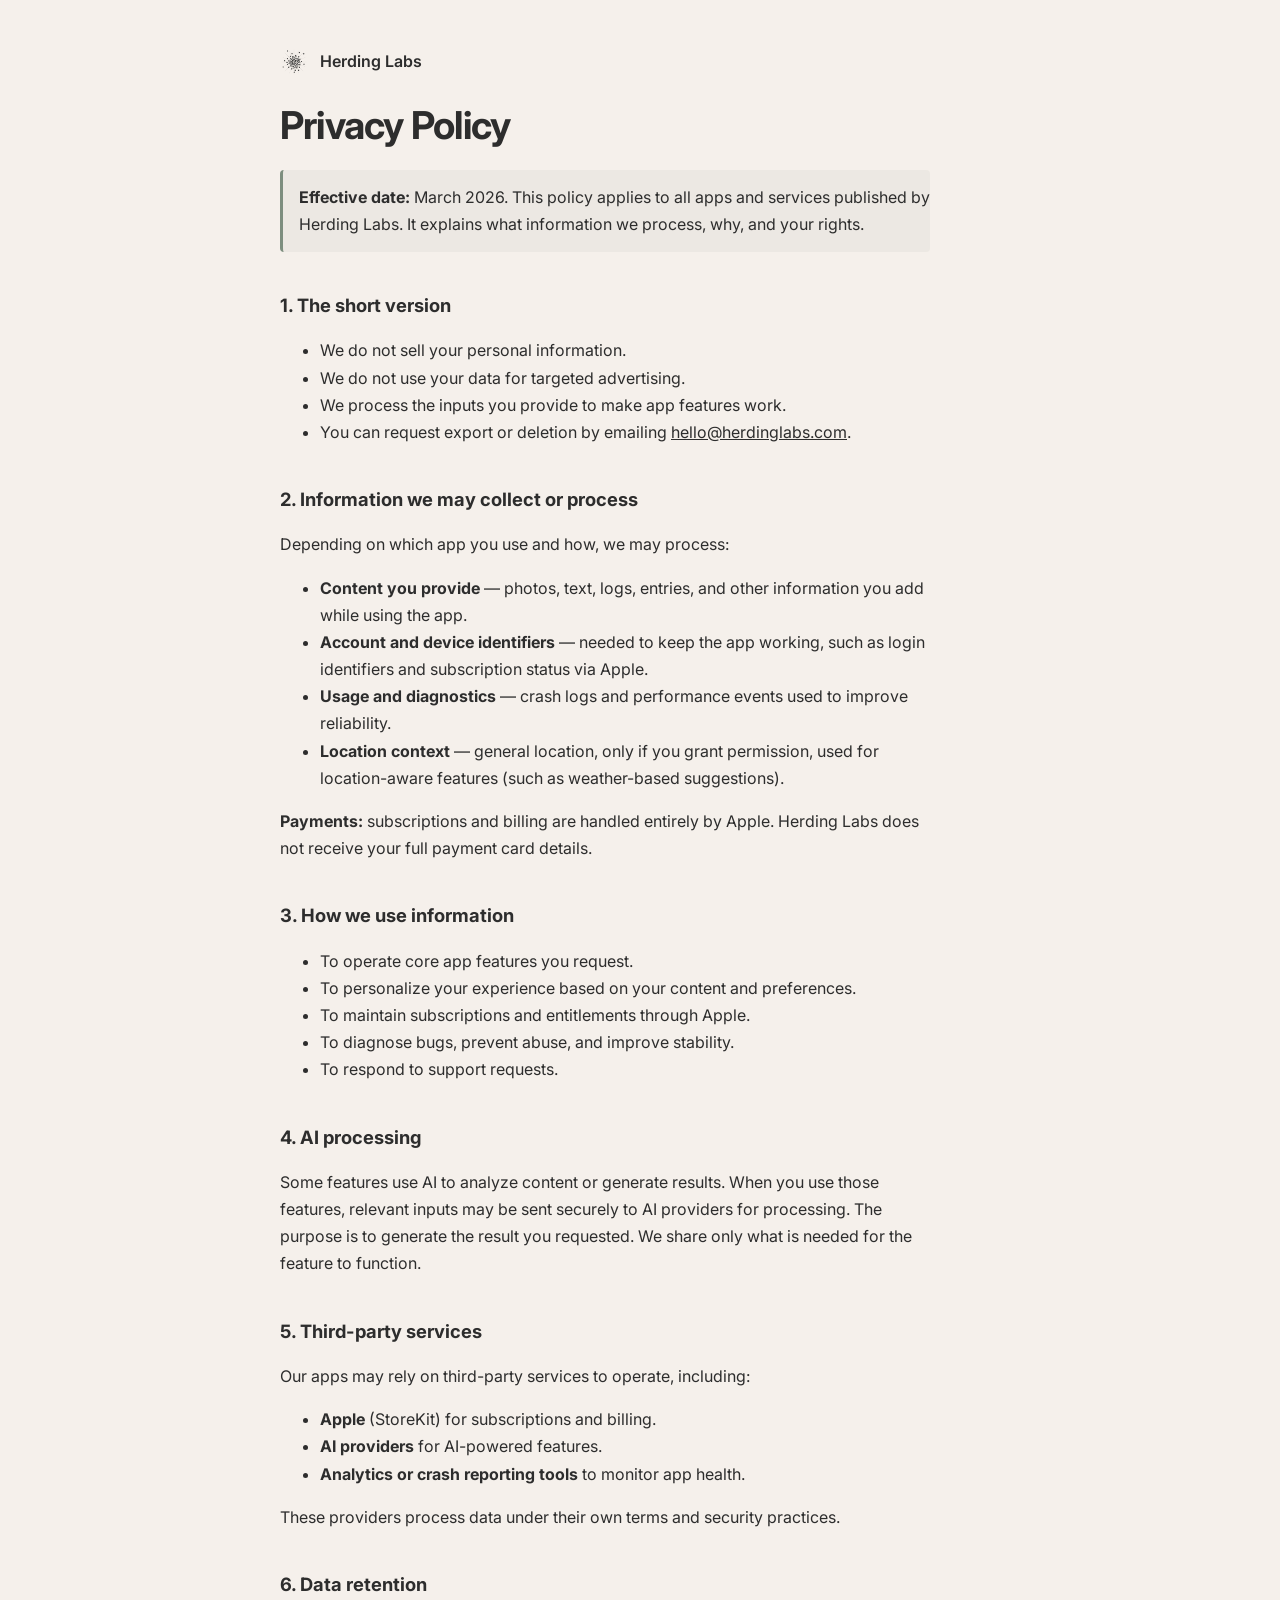
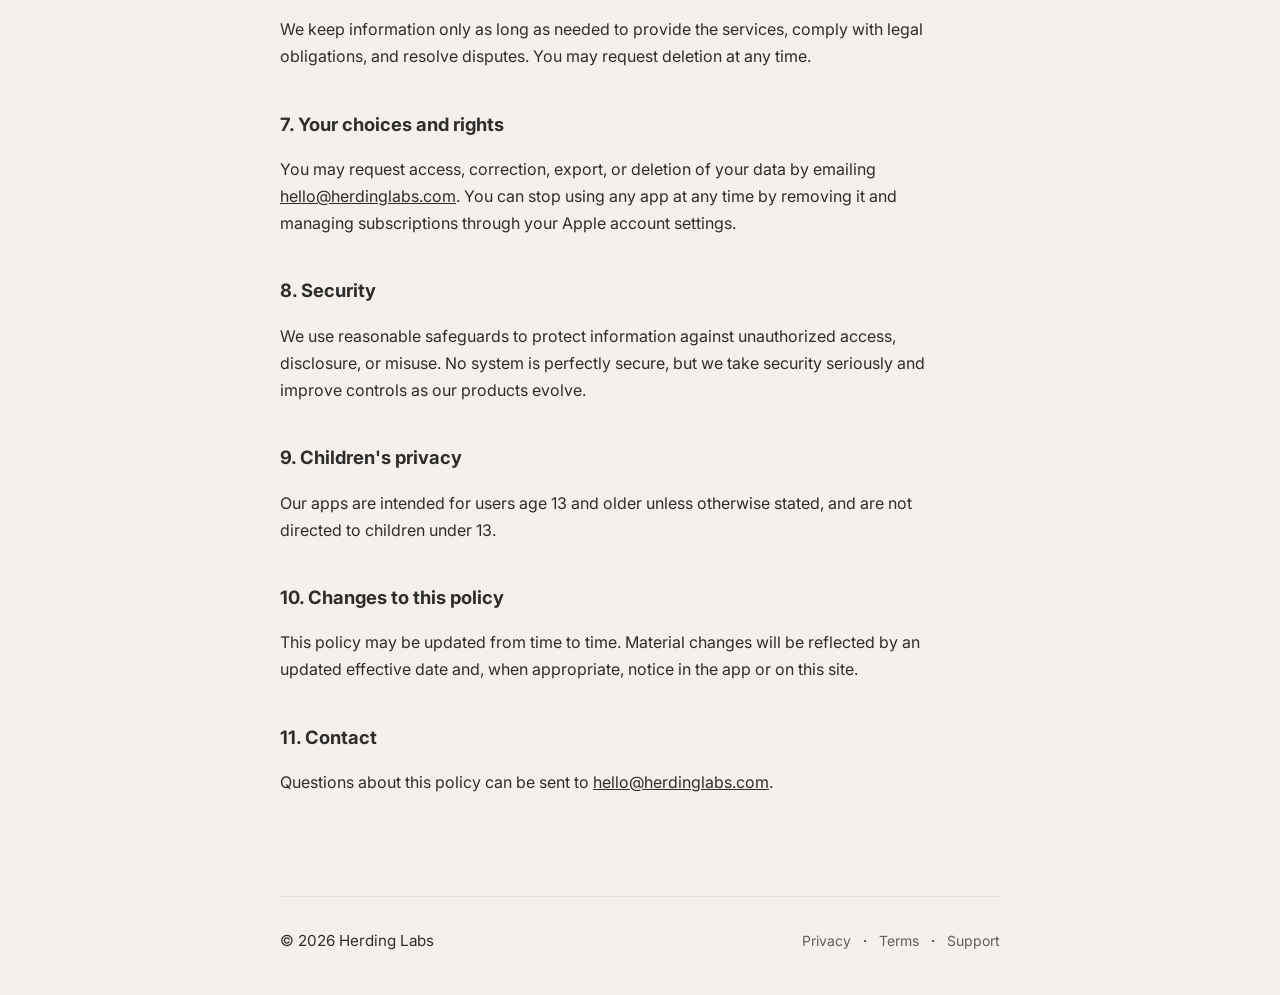
<file: privacy.html>
<!doctype html>
<html lang="en">
<head>
  <meta charset="UTF-8">
  <meta name="viewport" content="width=device-width, initial-scale=1.0">
  <title>Privacy Policy | Herding Labs</title>
  <meta name="description" content="Privacy Policy for Herding Labs apps. What data we collect, how it is used, and your rights.">
  <link rel="icon" type="image/x-icon" href="favicon.ico">
  <link rel="preconnect" href="https://fonts.googleapis.com">
  <link rel="preconnect" href="https://fonts.gstatic.com" crossorigin>
  <link href="https://fonts.googleapis.com/css2?family=Inter:ital,wght@0,400;0,500;0,600;1,400&family=Source+Serif+4:opsz,wght@8..60,400&display=swap" rel="stylesheet">
  <link rel="stylesheet" href="css/style.css?v=5">
</head>
<body>
  <main class="site">
    <header class="site-header reveal">
      <a class="brand" href="/">
        <img src="assets/hl-icon.png" alt="Herding Labs" width="28" height="28" style="object-fit:contain;">
        <span>Herding Labs</span>
      </a>
    </header>

    <article class="prose reveal">
      <h1 class="page-title">Privacy Policy</h1>
      <p class="notice"><strong>Effective date:</strong> March 2026. This policy applies to all apps and services published by Herding Labs. It explains what information we process, why, and your rights.</p>

      <h2>1. The short version</h2>
      <ul>
        <li>We do not sell your personal information.</li>
        <li>We do not use your data for targeted advertising.</li>
        <li>We process the inputs you provide to make app features work.</li>
        <li>You can request export or deletion by emailing <a href="mailto:hello@herdinglabs.com">hello@herdinglabs.com</a>.</li>
      </ul>

      <h2>2. Information we may collect or process</h2>
      <p>Depending on which app you use and how, we may process:</p>
      <ul>
        <li><strong>Content you provide</strong> — photos, text, logs, entries, and other information you add while using the app.</li>
        <li><strong>Account and device identifiers</strong> — needed to keep the app working, such as login identifiers and subscription status via Apple.</li>
        <li><strong>Usage and diagnostics</strong> — crash logs and performance events used to improve reliability.</li>
        <li><strong>Location context</strong> — general location, only if you grant permission, used for location-aware features (such as weather-based suggestions).</li>
      </ul>
      <p><strong>Payments:</strong> subscriptions and billing are handled entirely by Apple. Herding Labs does not receive your full payment card details.</p>

      <h2>3. How we use information</h2>
      <ul>
        <li>To operate core app features you request.</li>
        <li>To personalize your experience based on your content and preferences.</li>
        <li>To maintain subscriptions and entitlements through Apple.</li>
        <li>To diagnose bugs, prevent abuse, and improve stability.</li>
        <li>To respond to support requests.</li>
      </ul>

      <h2>4. AI processing</h2>
      <p>Some features use AI to analyze content or generate results. When you use those features, relevant inputs may be sent securely to AI providers for processing. The purpose is to generate the result you requested. We share only what is needed for the feature to function.</p>

      <h2>5. Third-party services</h2>
      <p>Our apps may rely on third-party services to operate, including:</p>
      <ul>
        <li><strong>Apple</strong> (StoreKit) for subscriptions and billing.</li>
        <li><strong>AI providers</strong> for AI-powered features.</li>
        <li><strong>Analytics or crash reporting tools</strong> to monitor app health.</li>
      </ul>
      <p>These providers process data under their own terms and security practices.</p>

      <h2>6. Data retention</h2>
      <p>We keep information only as long as needed to provide the services, comply with legal obligations, and resolve disputes. You may request deletion at any time.</p>

      <h2>7. Your choices and rights</h2>
      <p>You may request access, correction, export, or deletion of your data by emailing <a href="mailto:hello@herdinglabs.com">hello@herdinglabs.com</a>. You can stop using any app at any time by removing it and managing subscriptions through your Apple account settings.</p>

      <h2>8. Security</h2>
      <p>We use reasonable safeguards to protect information against unauthorized access, disclosure, or misuse. No system is perfectly secure, but we take security seriously and improve controls as our products evolve.</p>

      <h2>9. Children's privacy</h2>
      <p>Our apps are intended for users age 13 and older unless otherwise stated, and are not directed to children under 13.</p>

      <h2>10. Changes to this policy</h2>
      <p>This policy may be updated from time to time. Material changes will be reflected by an updated effective date and, when appropriate, notice in the app or on this site.</p>

      <h2>11. Contact</h2>
      <p>Questions about this policy can be sent to <a href="mailto:hello@herdinglabs.com">hello@herdinglabs.com</a>.</p>
    </article>

    <footer class="site-footer reveal">
      <span>&copy; 2026 Herding Labs</span>
      <nav class="footer-links" aria-label="Footer">
        <a href="/privacy.html">Privacy</a>
        <span>&middot;</span>
        <a href="/terms.html">Terms</a>
        <span>&middot;</span>
        <a href="/support.html">Support</a>
      </nav>
    </footer>
  </main>

  <script>
    const observer = new IntersectionObserver((entries) => {
      entries.forEach((entry) => {
        if (entry.isIntersecting) { entry.target.classList.add('visible'); observer.unobserve(entry.target); }
      });
    }, { threshold: 0.15 });
    document.querySelectorAll('.reveal').forEach((el) => observer.observe(el));
  </script>
</body>
</html>
</file>
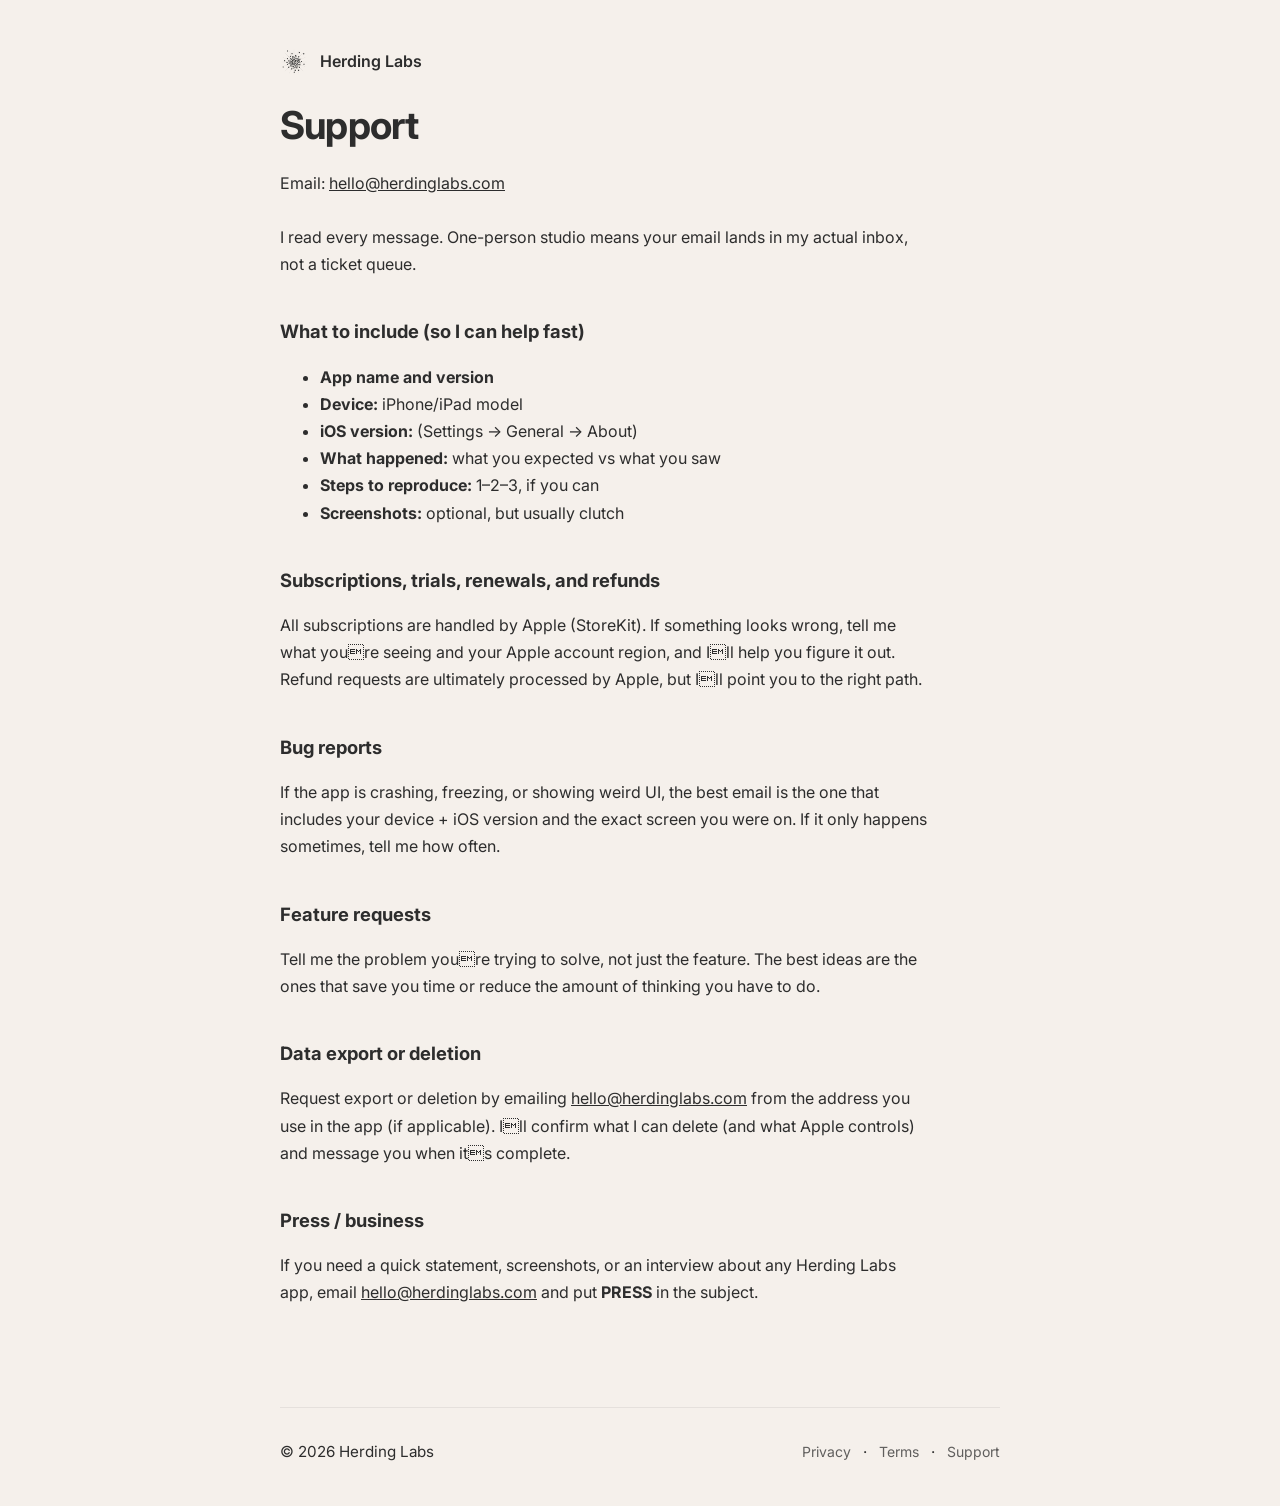
<file: support.html>
<!doctype html>
<html lang="en">
<head>
  <meta charset="UTF-8">
  <meta name="viewport" content="width=device-width, initial-scale=1.0">
  <title>Support | Herding Labs</title>
  <meta name="description" content="Support for Herding Labs apps. Contact, troubleshooting, subscriptions, and data requests.">
  <link rel="preconnect" href="https://fonts.googleapis.com">
  <link rel="preconnect" href="https://fonts.gstatic.com" crossorigin>
  <link href="https://fonts.googleapis.com/css2?family=Inter:ital,wght@0,400;0,500;0,600;1,400&family=Source+Serif+4:opsz,wght@8..60,400&display=swap" rel="stylesheet">
  <link rel="icon" type="image/x-icon" href="favicon.ico">
  <link rel="stylesheet" href="css/style.css?v=5">
</head>
<body>
  <main class="site">
    <header class="site-header reveal">
      <a class="brand" href="/">
        <img src="assets/hl-icon.png" alt="Herding Labs" width="28" height="28" style="object-fit:contain;">
        <span>Herding Labs</span>
      </a>
    </header>

    <article class="prose reveal">
      <h1 class="page-title">Support</h1>

      <p class="support-copy">Email: <a href="mailto:hello@herdinglabs.com">hello@herdinglabs.com</a>

I read every message. One-person studio means your email lands in my actual inbox, not a ticket queue.</p>

      <h2>What to include (so I can help fast)</h2>
      <ul>
        <li><strong>App name and version</strong></li>
        <li><strong>Device:</strong> iPhone/iPad model</li>
        <li><strong>iOS version:</strong> (Settings → General → About)</li>
        <li><strong>What happened:</strong> what you expected vs what you saw</li>
        <li><strong>Steps to reproduce:</strong> 1–2–3, if you can</li>
        <li><strong>Screenshots:</strong> optional, but usually clutch</li>
      </ul>

      <h2>Subscriptions, trials, renewals, and refunds</h2>
      <p>All subscriptions are handled by Apple (StoreKit). If something looks wrong, tell me what youre seeing and your Apple account region, and Ill help you figure it out. Refund requests are ultimately processed by Apple, but Ill point you to the right path.</p>

      <h2>Bug reports</h2>
      <p>If the app is crashing, freezing, or showing weird UI, the best email is the one that includes your device + iOS version and the exact screen you were on. If it only happens sometimes, tell me how often.</p>

      <h2>Feature requests</h2>
      <p>Tell me the problem youre trying to solve, not just the feature. The best ideas are the ones that save you time or reduce the amount of thinking you have to do.</p>

      <h2>Data export or deletion</h2>
      <p>Request export or deletion by emailing <a href="mailto:hello@herdinglabs.com">hello@herdinglabs.com</a> from the address you use in the app (if applicable). Ill confirm what I can delete (and what Apple controls) and message you when its complete.</p>

      <h2>Press / business</h2>
      <p>If you need a quick statement, screenshots, or an interview about any Herding Labs app, email <a href="mailto:hello@herdinglabs.com">hello@herdinglabs.com</a> and put <strong>PRESS</strong> in the subject.</p>
    </article>

    <footer class="site-footer reveal">
      <span>&copy; 2026 Herding Labs</span>
      <nav class="footer-links" aria-label="Footer">
        <a href="/privacy.html">Privacy</a>
        <span>&middot;</span>
        <a href="/terms.html">Terms</a>
        <span>&middot;</span>
        <a href="/support.html">Support</a>
      </nav>
    </footer>
  </main>

  <script>
    const observer = new IntersectionObserver((entries) => {
      entries.forEach((entry) => {
        if (entry.isIntersecting) {
          entry.target.classList.add('visible');
          observer.unobserve(entry.target);
        }
      });
    }, { threshold: 0.15 });

    document.querySelectorAll('.reveal').forEach((el) => observer.observe(el));
  </script>
</body>
</html>
</file>
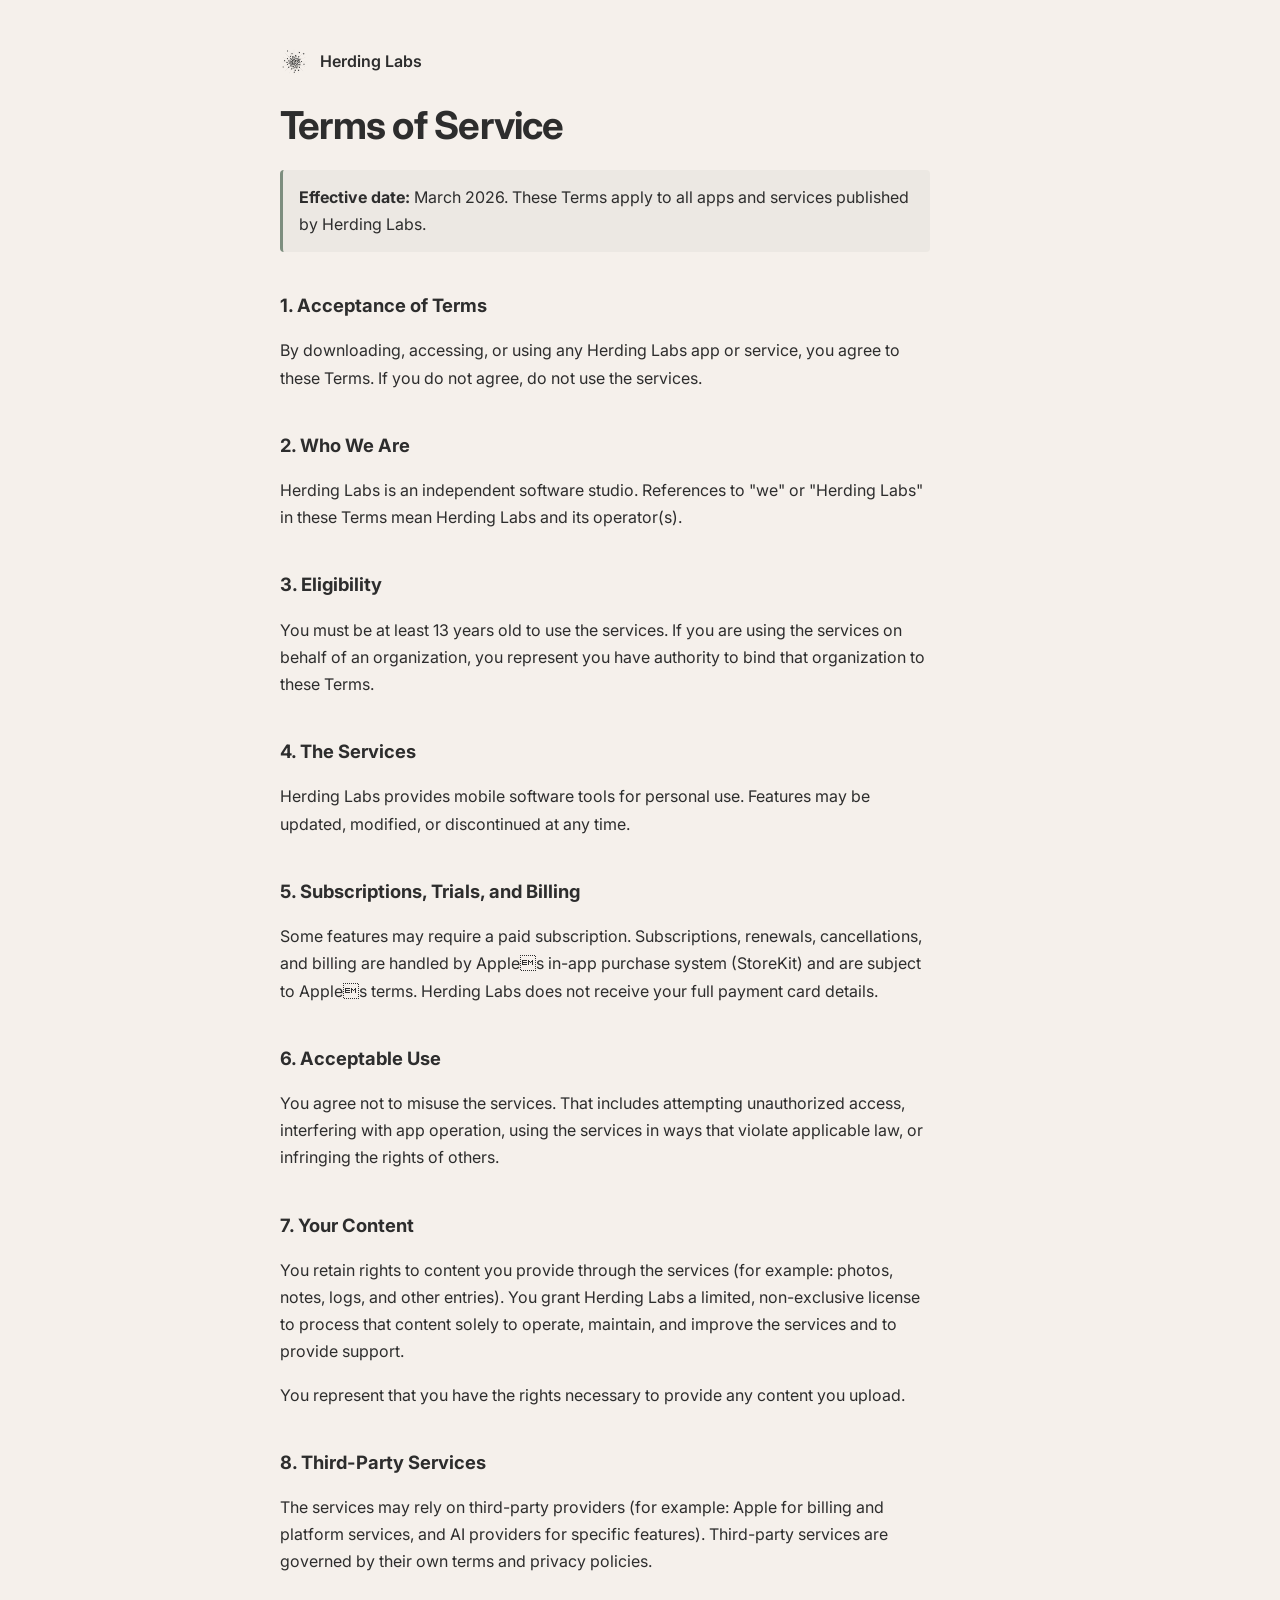
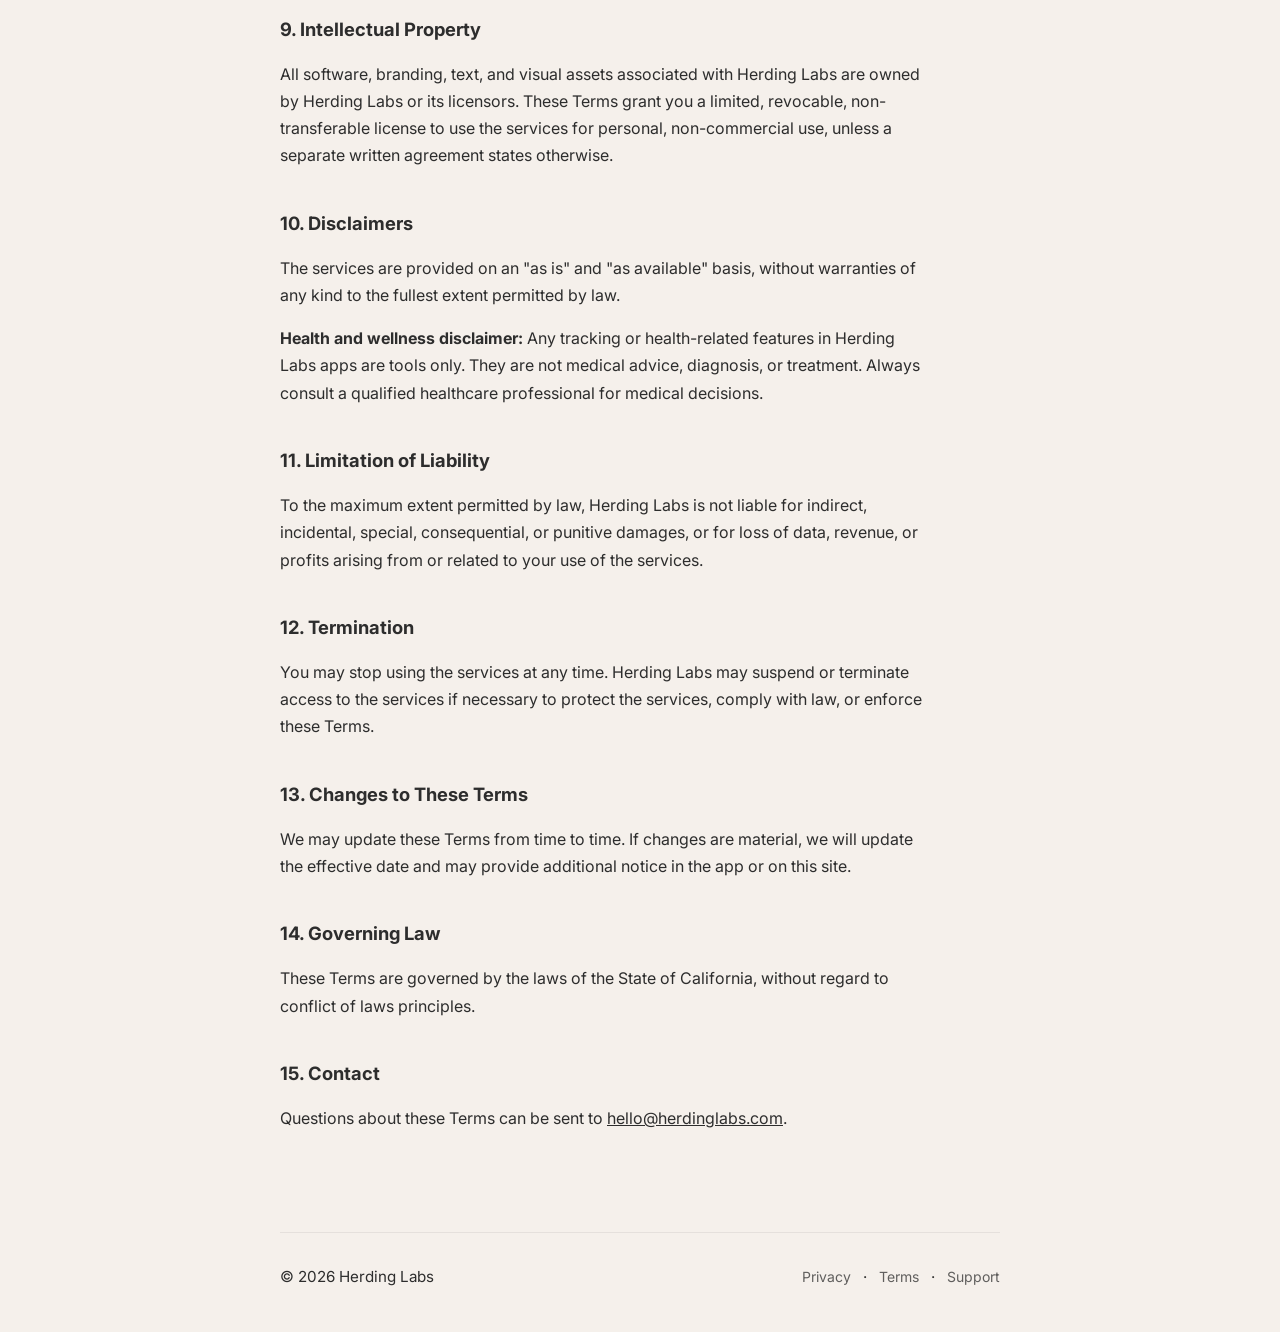
<file: terms.html>
<!doctype html>
<html lang="en">
<head>
  <meta charset="UTF-8">
  <meta name="viewport" content="width=device-width, initial-scale=1.0">
  <title>Terms of Service | Herding Labs</title>
  <meta name="description" content="Terms of Service for Herding Labs apps and services, including Grayne and Mynim.">
  <link rel="preconnect" href="https://fonts.googleapis.com">
  <link rel="preconnect" href="https://fonts.gstatic.com" crossorigin>
  <link href="https://fonts.googleapis.com/css2?family=Inter:ital,wght@0,400;0,500;0,600;1,400&family=Source+Serif+4:opsz,wght@8..60,400&display=swap" rel="stylesheet">
  <link rel="icon" type="image/x-icon" href="favicon.ico">
  <link rel="stylesheet" href="css/style.css?v=5">
</head>
<body>
  <main class="site">
    <header class="site-header reveal">
      <a class="brand" href="/">
        <img src="assets/hl-icon.png" alt="Herding Labs" width="28" height="28" style="object-fit:contain;">
        <span>Herding Labs</span>
      </a>
    </header>

    <article class="prose reveal">
      <h1 class="page-title">Terms of Service</h1>
      <p class="notice"><strong>Effective date:</strong> March 2026. These Terms apply to all apps and services published by Herding Labs.</p>

      <h2>1. Acceptance of Terms</h2>
      <p>By downloading, accessing, or using any Herding Labs app or service, you agree to these Terms. If you do not agree, do not use the services.</p>

      <h2>2. Who We Are</h2>
      <p>Herding Labs is an independent software studio. References to "we" or "Herding Labs" in these Terms mean Herding Labs and its operator(s).</p>

      <h2>3. Eligibility</h2>
      <p>You must be at least 13 years old to use the services. If you are using the services on behalf of an organization, you represent you have authority to bind that organization to these Terms.</p>

      <h2>4. The Services</h2>
      <p>Herding Labs provides mobile software tools for personal use. Features may be updated, modified, or discontinued at any time.</p>

      <h2>5. Subscriptions, Trials, and Billing</h2>
      <p>Some features may require a paid subscription. Subscriptions, renewals, cancellations, and billing are handled by Apples in-app purchase system (StoreKit) and are subject to Apples terms. Herding Labs does not receive your full payment card details.</p>

      <h2>6. Acceptable Use</h2>
      <p>You agree not to misuse the services. That includes attempting unauthorized access, interfering with app operation, using the services in ways that violate applicable law, or infringing the rights of others.</p>

      <h2>7. Your Content</h2>
      <p>You retain rights to content you provide through the services (for example: photos, notes, logs, and other entries). You grant Herding Labs a limited, non-exclusive license to process that content solely to operate, maintain, and improve the services and to provide support.</p>
      <p>You represent that you have the rights necessary to provide any content you upload.</p>

      <h2>8. Third-Party Services</h2>
      <p>The services may rely on third-party providers (for example: Apple for billing and platform services, and AI providers for specific features). Third-party services are governed by their own terms and privacy policies.</p>

      <h2>9. Intellectual Property</h2>
      <p>All software, branding, text, and visual assets associated with Herding Labs are owned by Herding Labs or its licensors. These Terms grant you a limited, revocable, non-transferable license to use the services for personal, non-commercial use, unless a separate written agreement states otherwise.</p>

      <h2>10. Disclaimers</h2>
      <p>The services are provided on an "as is" and "as available" basis, without warranties of any kind to the fullest extent permitted by law.</p>
      <p><strong>Health and wellness disclaimer:</strong> Any tracking or health-related features in Herding Labs apps are tools only. They are not medical advice, diagnosis, or treatment. Always consult a qualified healthcare professional for medical decisions.</p>

      <h2>11. Limitation of Liability</h2>
      <p>To the maximum extent permitted by law, Herding Labs is not liable for indirect, incidental, special, consequential, or punitive damages, or for loss of data, revenue, or profits arising from or related to your use of the services.</p>

      <h2>12. Termination</h2>
      <p>You may stop using the services at any time. Herding Labs may suspend or terminate access to the services if necessary to protect the services, comply with law, or enforce these Terms.</p>

      <h2>13. Changes to These Terms</h2>
      <p>We may update these Terms from time to time. If changes are material, we will update the effective date and may provide additional notice in the app or on this site.</p>

      <h2>14. Governing Law</h2>
      <p>These Terms are governed by the laws of the State of California, without regard to conflict of laws principles.</p>

      <h2>15. Contact</h2>
      <p>Questions about these Terms can be sent to <a href="mailto:hello@herdinglabs.com">hello@herdinglabs.com</a>.</p>
    </article>

    <footer class="site-footer reveal">
      <span>&copy; 2026 Herding Labs</span>
      <nav class="footer-links" aria-label="Footer">
        <a href="/privacy.html">Privacy</a>
        <span>&middot;</span>
        <a href="/terms.html">Terms</a>
        <span>&middot;</span>
        <a href="/support.html">Support</a>
      </nav>
    </footer>
  </main>

  <script>
    const observer = new IntersectionObserver((entries) => {
      entries.forEach((entry) => {
        if (entry.isIntersecting) {
          entry.target.classList.add('visible');
          observer.unobserve(entry.target);
        }
      });
    }, { threshold: 0.15 });

    document.querySelectorAll('.reveal').forEach((el) => observer.observe(el));
  </script>
</body>
</html>
</file>
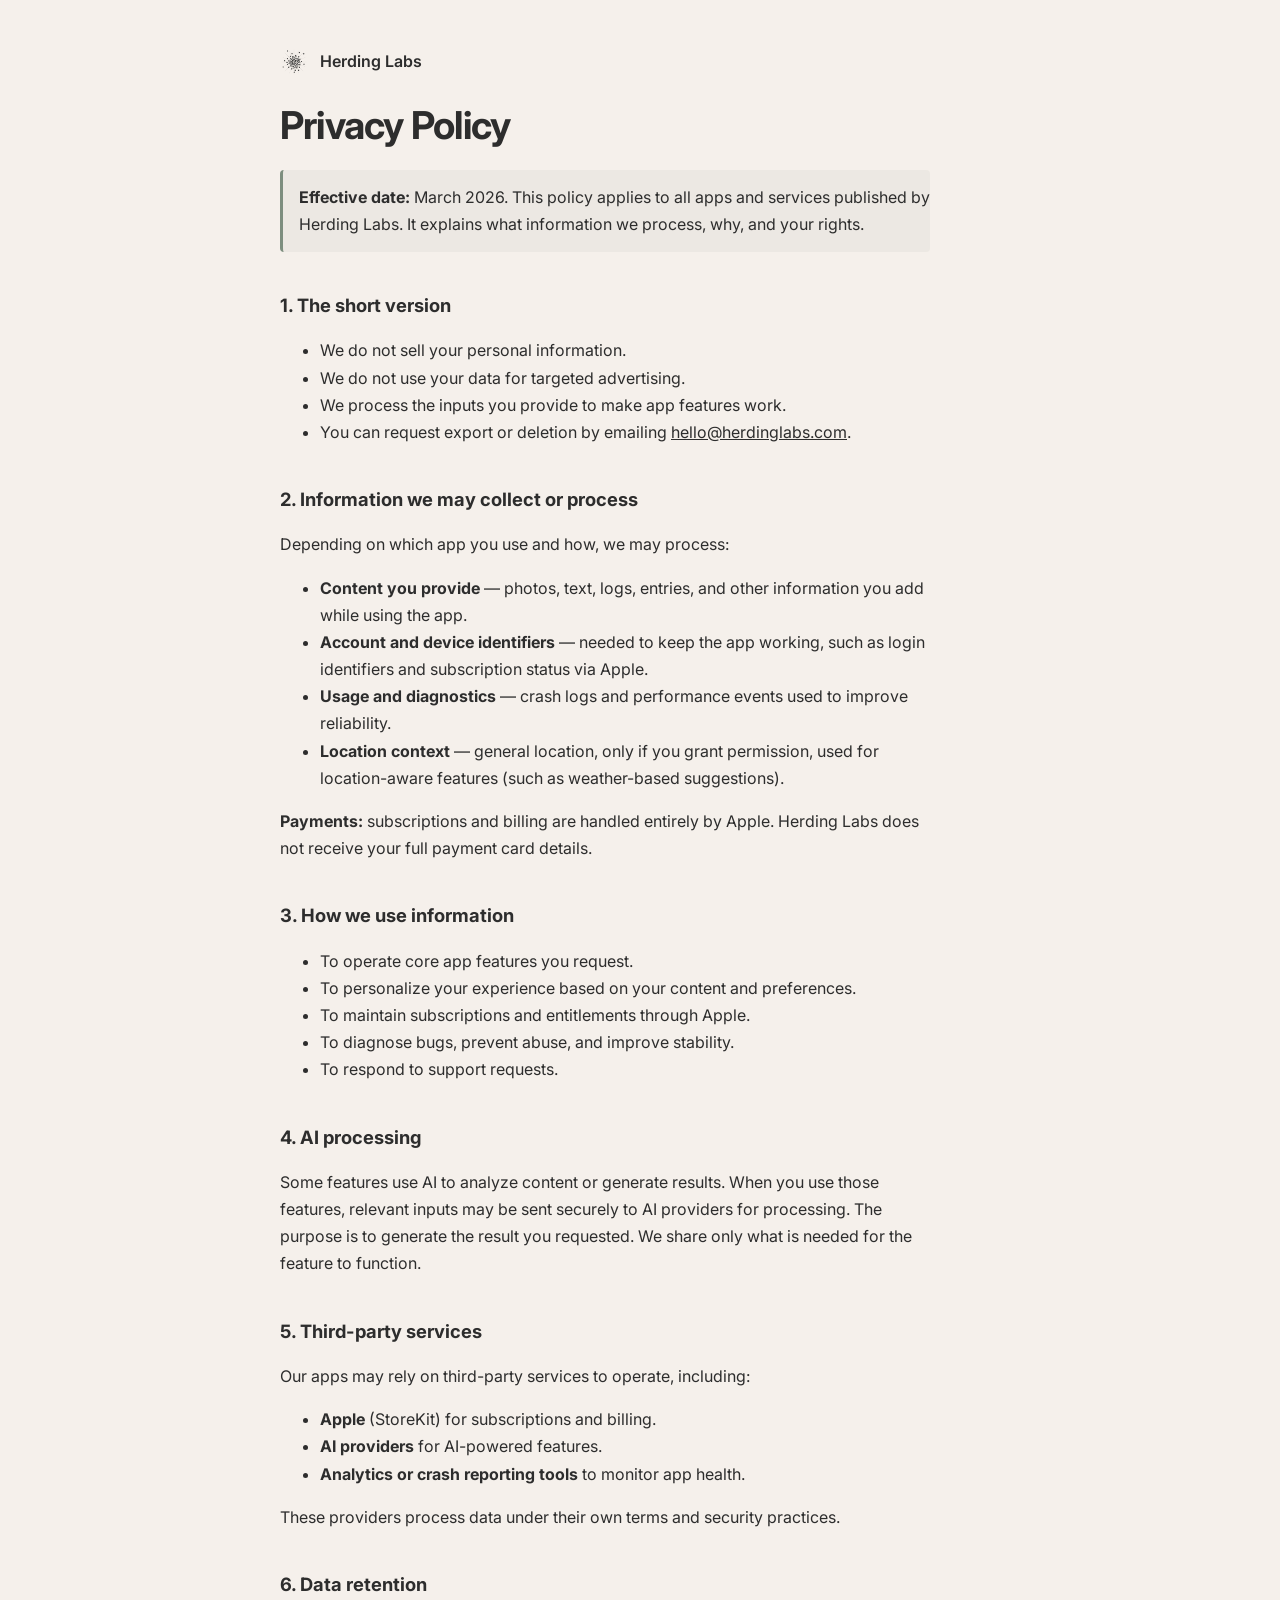
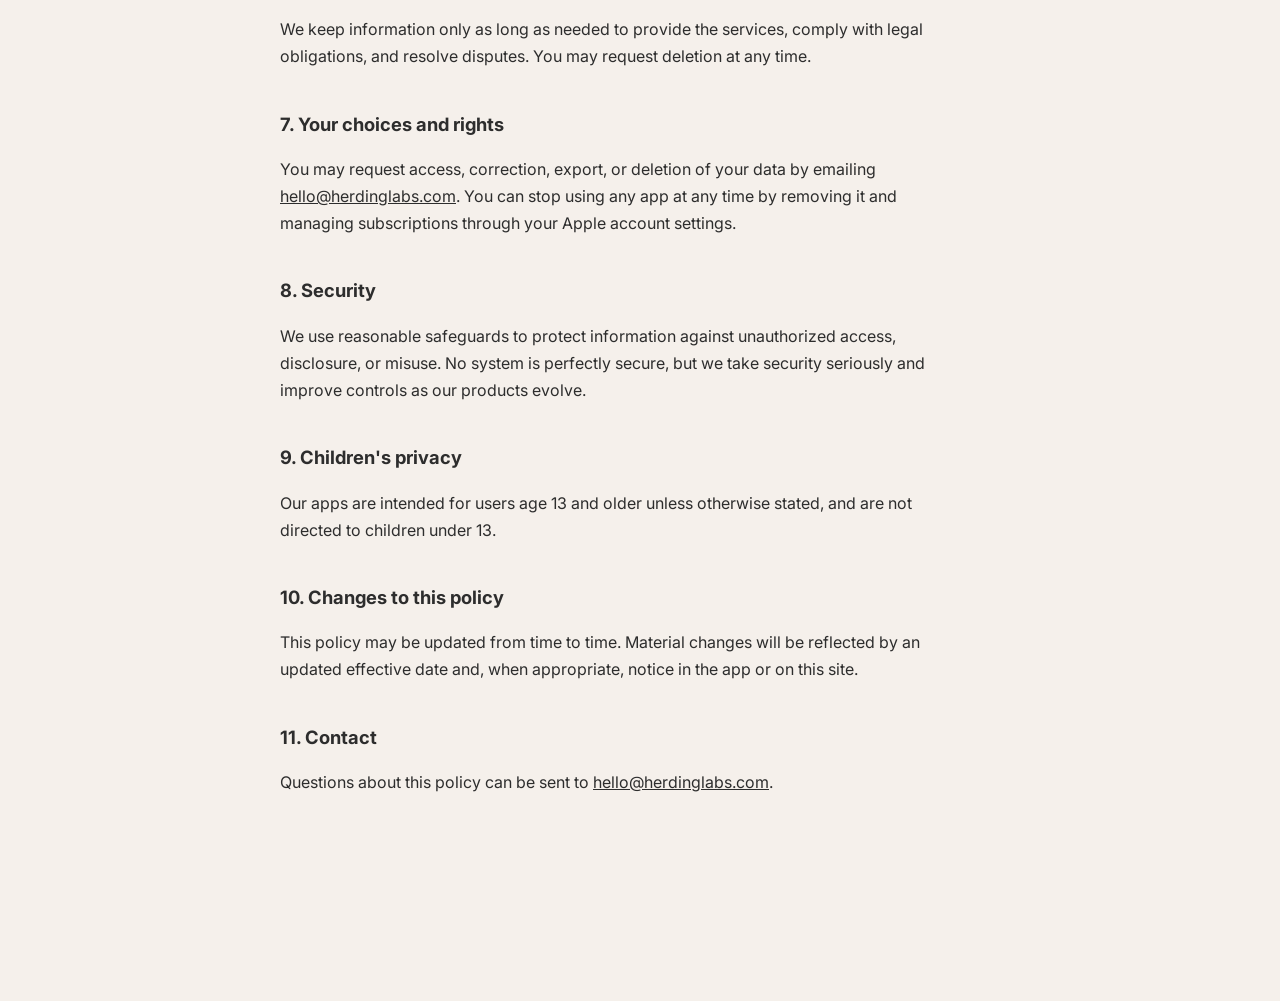
<file: privacy/grayne.html>
<!doctype html>
<html lang="en">
<head>
  <meta charset="UTF-8">
  <meta http-equiv="refresh" content="0; url=/privacy.html">
  <title>Redirecting...</title>
</head>
<body>
  <p><a href="/privacy.html">Privacy Policy</a></p>
</body>
</html>
</file>
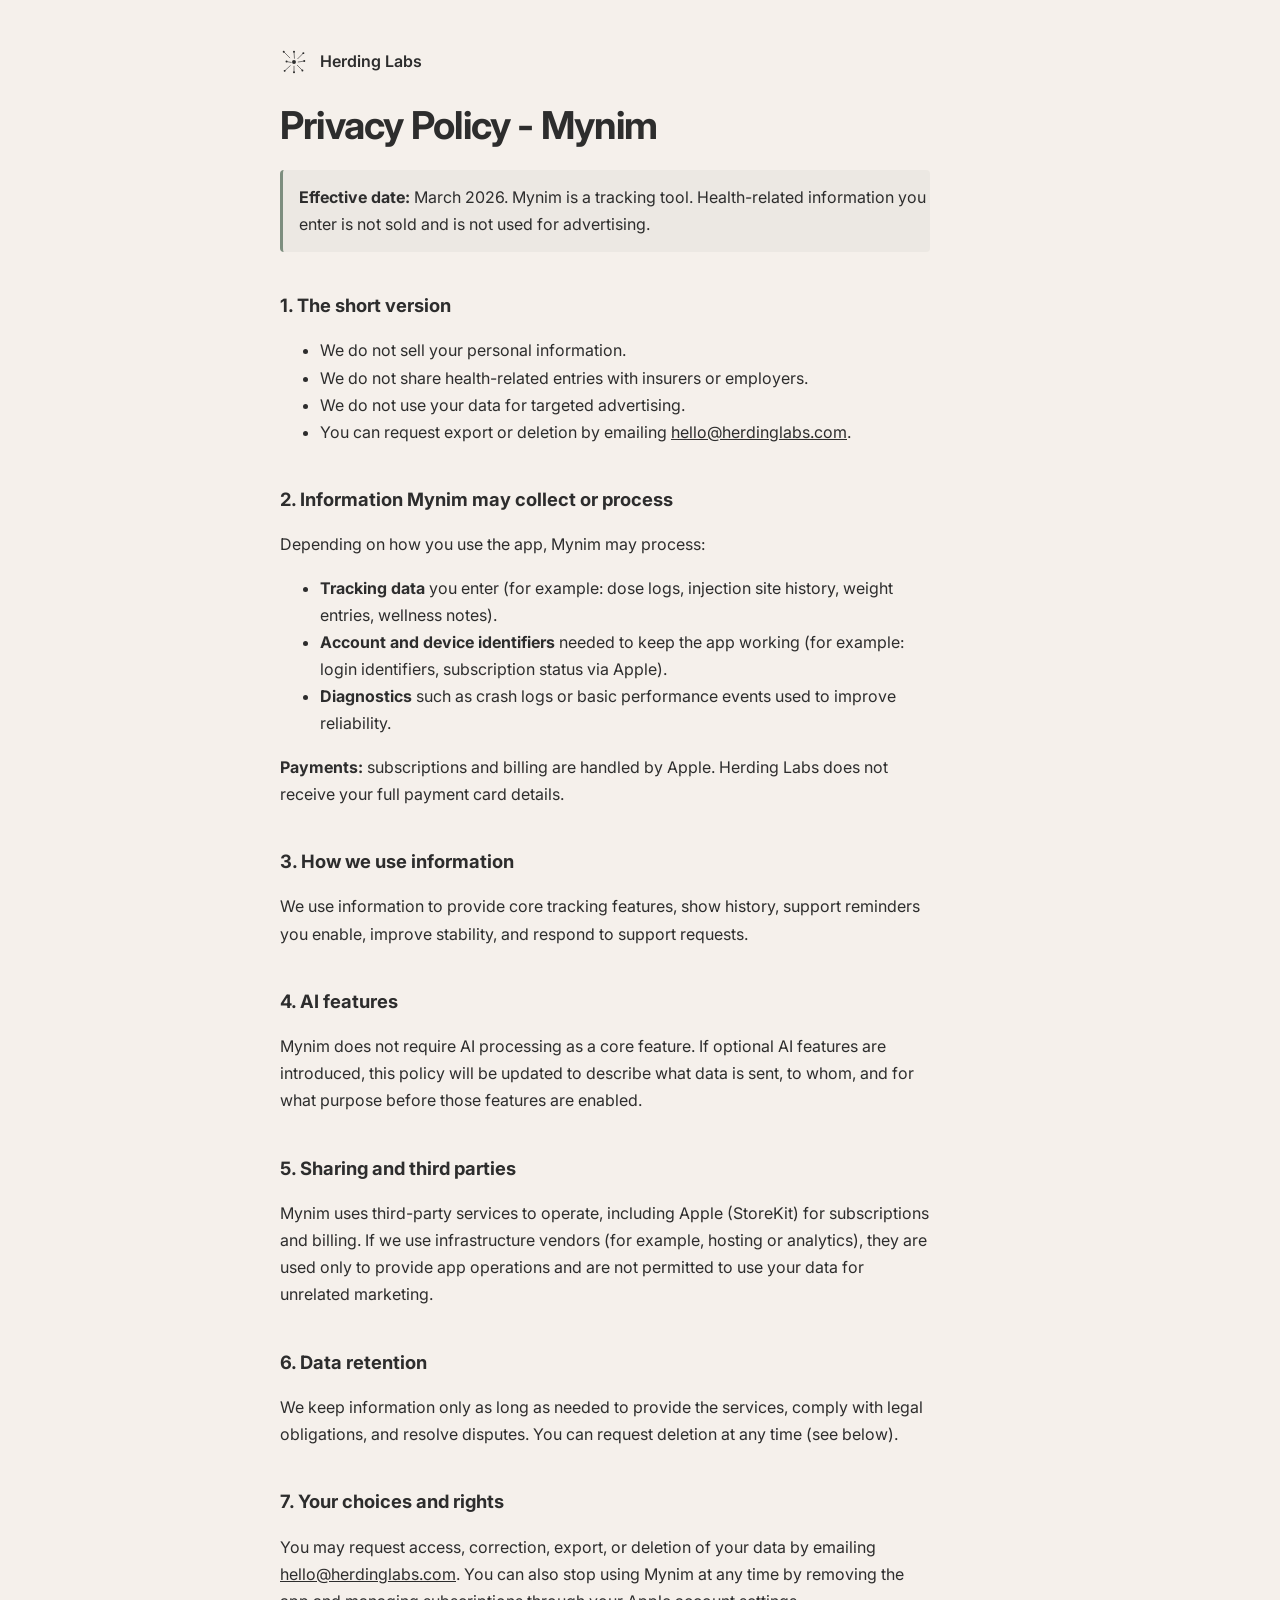
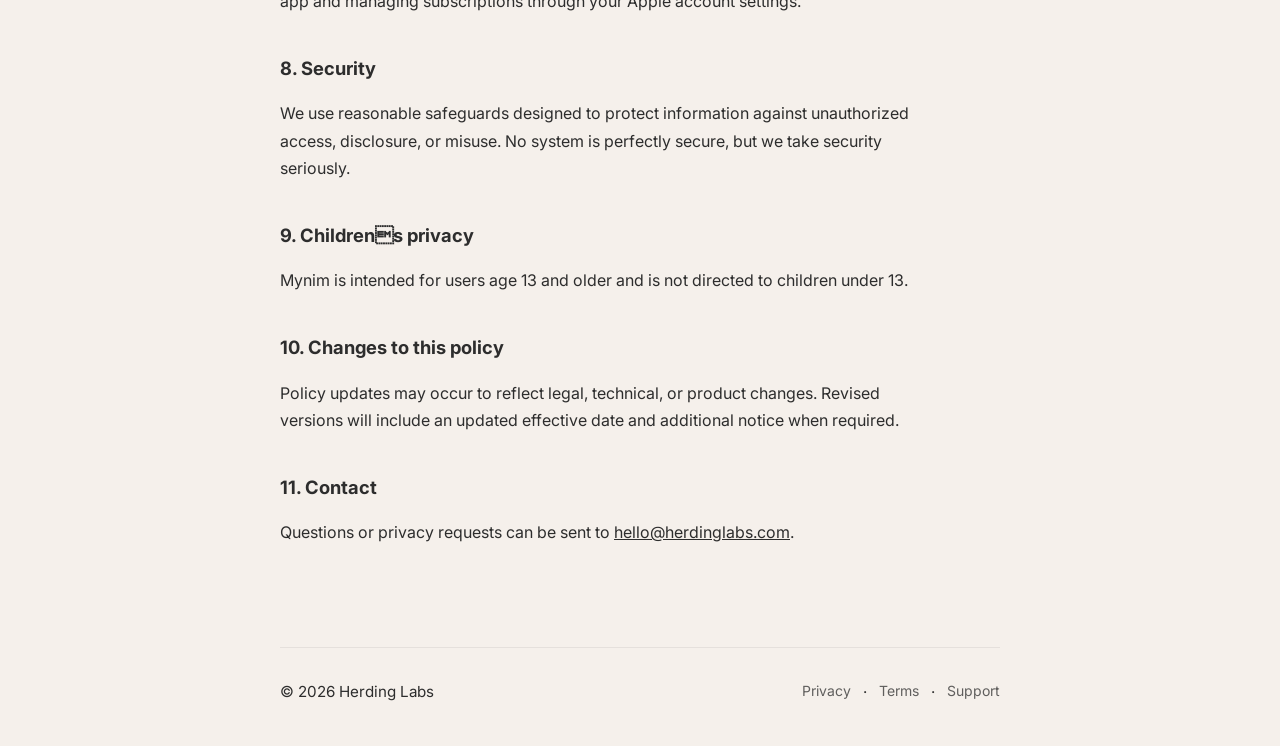
<file: privacy/mynim.html>
<!doctype html>
<html lang="en">
<head>
  <meta charset="UTF-8">
  <meta name="viewport" content="width=device-width, initial-scale=1.0">
  <title>Privacy Policy - Mynim | Herding Labs</title>
  <meta name="description" content="Privacy Policy for Mynim by Herding Labs. Health data handling, retention, and your choices.">
  <link rel="preconnect" href="https://fonts.googleapis.com">
  <link rel="preconnect" href="https://fonts.gstatic.com" crossorigin>
  <link href="https://fonts.googleapis.com/css2?family=Inter:ital,wght@0,400;0,500;0,600;1,400&family=Source+Serif+4:opsz,wght@8..60,400&display=swap" rel="stylesheet">
  <link rel="stylesheet" href="../css/style.css">
</head>
<body>
  <main class="site">
    <header class="site-header reveal">
      <a class="brand" href="/">
        <img src="../assets/hl-logo.svg" alt="Herding Labs logo" width="28" height="28">
        <span>Herding Labs</span>
      </a>
    </header>

    <article class="prose reveal">
      <h1 class="page-title">Privacy Policy - Mynim</h1>
      <p class="notice"><strong>Effective date:</strong> March 2026. Mynim is a tracking tool. Health-related information you enter is not sold and is not used for advertising.</p>

      <h2>1. The short version</h2>
      <ul>
        <li>We do not sell your personal information.</li>
        <li>We do not share health-related entries with insurers or employers.</li>
        <li>We do not use your data for targeted advertising.</li>
        <li>You can request export or deletion by emailing <a href="mailto:hello@herdinglabs.com">hello@herdinglabs.com</a>.</li>
      </ul>

      <h2>2. Information Mynim may collect or process</h2>
      <p>Depending on how you use the app, Mynim may process:</p>
      <ul>
        <li><strong>Tracking data</strong> you enter (for example: dose logs, injection site history, weight entries, wellness notes).</li>
        <li><strong>Account and device identifiers</strong> needed to keep the app working (for example: login identifiers, subscription status via Apple).</li>
        <li><strong>Diagnostics</strong> such as crash logs or basic performance events used to improve reliability.</li>
      </ul>
      <p><strong>Payments:</strong> subscriptions and billing are handled by Apple. Herding Labs does not receive your full payment card details.</p>

      <h2>3. How we use information</h2>
      <p>We use information to provide core tracking features, show history, support reminders you enable, improve stability, and respond to support requests.</p>

      <h2>4. AI features</h2>
      <p>Mynim does not require AI processing as a core feature. If optional AI features are introduced, this policy will be updated to describe what data is sent, to whom, and for what purpose before those features are enabled.</p>

      <h2>5. Sharing and third parties</h2>
      <p>Mynim uses third-party services to operate, including Apple (StoreKit) for subscriptions and billing. If we use infrastructure vendors (for example, hosting or analytics), they are used only to provide app operations and are not permitted to use your data for unrelated marketing.</p>

      <h2>6. Data retention</h2>
      <p>We keep information only as long as needed to provide the services, comply with legal obligations, and resolve disputes. You can request deletion at any time (see below).</p>

      <h2>7. Your choices and rights</h2>
      <p>You may request access, correction, export, or deletion of your data by emailing <a href="mailto:hello@herdinglabs.com">hello@herdinglabs.com</a>. You can also stop using Mynim at any time by removing the app and managing subscriptions through your Apple account settings.</p>

      <h2>8. Security</h2>
      <p>We use reasonable safeguards designed to protect information against unauthorized access, disclosure, or misuse. No system is perfectly secure, but we take security seriously.</p>

      <h2>9. Childrens privacy</h2>
      <p>Mynim is intended for users age 13 and older and is not directed to children under 13.</p>

      <h2>10. Changes to this policy</h2>
      <p>Policy updates may occur to reflect legal, technical, or product changes. Revised versions will include an updated effective date and additional notice when required.</p>

      <h2>11. Contact</h2>
      <p>Questions or privacy requests can be sent to <a href="mailto:hello@herdinglabs.com">hello@herdinglabs.com</a>.</p>
    </article>

    <footer class="site-footer reveal">
      <span>&copy; 2026 Herding Labs</span>
      <nav class="footer-links" aria-label="Footer">
        <a href="/privacy/grayne.html">Privacy</a>
        <span>&middot;</span>
        <a href="/terms.html">Terms</a>
        <span>&middot;</span>
        <a href="/support.html">Support</a>
      </nav>
    </footer>
  </main>

  <script>
    const observer = new IntersectionObserver((entries) => {
      entries.forEach((entry) => {
        if (entry.isIntersecting) {
          entry.target.classList.add('visible');
          observer.unobserve(entry.target);
        }
      });
    }, { threshold: 0.15 });

    document.querySelectorAll('.reveal').forEach((el) => observer.observe(el));
  </script>
</body>
</html>
</file>
<file: css/style.css>
:root {
  --bg: #F5F0EB;
  --text: #2D2D2D;
  --sage: #7D8E7F;
  --white: #FFFFFF;
  --shadow: 0 1px 3px rgba(0, 0, 0, 0.05), 0 4px 16px rgba(0, 0, 0, 0.07);
}

/* ── Dot animation canvas ─────────────────────────────────────────────────── */
#dots-bg {
  position: fixed;
  inset: 0;
  width: 100%;
  height: 100%;
  pointer-events: none;
  z-index: 0;
}

main.site {
  position: relative;
  z-index: 1;
}

* {
  box-sizing: border-box;
}

html {
  scroll-behavior: smooth;
}

body {
  margin: 0;
  background: var(--bg);
  color: var(--text);
  font-family: "Inter", "Source Serif 4", serif;
  line-height: 1.6;
  padding: 0 40px;
}

a {
  color: inherit;
}

.container,
.site {
  width: 100%;
  max-width: 720px;
  margin: 0 auto;
}

:focus-visible {
  outline: 2px solid #7D8E7F;
  outline-offset: 3px;
  border-radius: 4px;
}

.site-header {
  padding-top: 48px;
}

.brand {
  display: inline-flex;
  align-items: center;
  gap: 12px;
  text-decoration: none;
  font-weight: 600;
}

.hero {
  padding-top: 28px;
}

.hero-logo {
  width: 110px;
  height: 110px;
  display: block;
  margin-bottom: 12px;
  object-fit: contain;
}

h1 {
  margin: 0;
  font-size: clamp(2rem, 5vw, 3rem);
  line-height: 1.1;
  letter-spacing: -0.03em;
}

.hero p {
  margin-top: 12px;
  font-size: 1.2rem;
  font-weight: 500;
}

section {
  margin-top: 100px;
}

.hero + section {
  margin-top: 64px;
}

.section-label {
  margin: 0 0 20px;
  font-size: 12px;
  letter-spacing: 0.14em;
  text-transform: uppercase;
  color: var(--sage);
  font-weight: 600;
  display: inline-block;
}

.section-label::before {
  content: "";
  display: block;
  width: 32px;
  border-bottom: 1px solid rgba(45, 45, 45, 0.12);
  margin-top: 8px;
}

.section-label::after {
  content: "";
  display: block;
  width: 28px;
  height: 2px;
  background: var(--sage);
  margin-top: 8px;
}

.apps-grid {
  display: flex;
  gap: 48px;
}

.app-card {
  flex: 1;
  background: var(--white);
  border-radius: 16px;
  box-shadow: var(--shadow);
  border: 1px solid rgba(45, 45, 45, 0.07);
  padding: 32px;
  display: flex;
  flex-direction: column;
}

.app-card-content {
  flex: 1;
  display: flex;
  flex-direction: column;
  margin-bottom: 16px;
}

.icon-wrap {
  height: 72px;
  display: flex;
  align-items: center;
  margin-bottom: 24px;
}

.app-icon {
  width: 80px;
  height: 80px;
  border-radius: 20px;
  display: block;
}

.app-card h2 {
  margin: 0;
  font-size: 1.5rem;
  letter-spacing: -0.02em;
}

.tagline {
  margin: 8px 0 16px;
  font-style: italic;
  color: rgba(45, 45, 45, 0.75);
}

.app-card p {
  margin-top: 0;
}

.app-body {
  margin: 0;
}

.pull-quote {
  font-size: 19px;
  color: #2D2D2D;
  border-left: 3px solid rgba(125, 142, 127, 0.6);
  padding-left: 14px;
  margin: 20px 0 0;
}

.button {
  display: inline-flex;
  align-items: center;
  justify-content: center;
  min-height: 48px;
  background: var(--text);
  color: var(--bg);
  border-radius: 8px;
  border: 1px solid rgba(0, 0, 0, 0.12);
  text-decoration: none;
  padding: 11px 14px;
  font-weight: 600;
  transition: background-color 180ms ease, transform 120ms ease;
}

.button:hover,
.button:focus-visible {
  background: #444444;
}

.button:active {
  transform: translateY(1px);
}

.about h2 {
  margin: 0 0 18px;
  font-size: clamp(1.6rem, 3.2vw, 2rem);
  line-height: 1.2;
  letter-spacing: -0.02em;
}

.about p {
  margin: 0 0 20px;
}

.about-aside {
  font-size: 14px;
  color: rgba(45, 45, 45, 0.65);
}

.site-footer {
  margin-top: 100px;
  padding: 32px 0 42px;
  border-top: 1px solid rgba(45, 45, 45, 0.08);
  display: flex;
  justify-content: space-between;
  gap: 18px;
  font-size: 0.95rem;
}

.footer-links {
  display: flex;
  align-items: center;
  gap: 12px;
}

.site-footer a {
  font-size: 14px;
  text-decoration: none;
  color: rgba(45, 45, 45, 0.75);
}

.site-footer a:hover {
  color: #2D2D2D;
  text-decoration: underline;
}

.site-footer a:focus-visible {
  color: #2D2D2D;
  text-decoration: underline;
  outline: 2px solid #7D8E7F;
  outline-offset: 2px;
}

.prose {
  max-width: 65ch;
  line-height: 1.7;
}

.page-title {
  margin: 18px 0 22px;
  font-size: clamp(1.8rem, 4vw, 2.4rem);
  line-height: 1.2;
  letter-spacing: -0.02em;
}

.prose h2 {
  margin: 38px 0 10px;
  font-size: 1.15rem;
}

.notice {
  border-left: 3px solid var(--sage);
  padding: 14px 0 14px 16px;
  margin: 0 0 20px;
  background: rgba(125, 142, 127, 0.08);
  border-radius: 4px;
}

.support-copy {
  white-space: pre-line;
  margin-bottom: 34px;
}

.reveal {
  opacity: 0;
  transform: translateY(6px);
  transition: opacity 300ms ease, transform 300ms ease;
}

.reveal.visible {
  opacity: 1;
  transform: translateY(0);
}

@media (max-width: 768px) {
  body {
    padding: 0 24px;
    line-height: 1.65;
  }

  .site-header {
    padding-top: 32px;
  }

  .hero {
    padding-top: 22px;
  }

  section {
    margin-top: 60px;
  }

  .apps-grid {
    flex-direction: column;
    gap: 24px;
  }

  .app-card {
    padding: 24px;
  }

  .app-card-content {
    min-height: auto;
  }

  .site-footer {
    margin-top: 60px;
    flex-direction: column;
    align-items: flex-start;
    gap: 8px;
  }
}

.grayne-icon {
  width: 64px;
  height: 64px;
}

.mynim-icon {
  width: 56px;
  height: auto;
  border-radius: 0;
}
</file>
